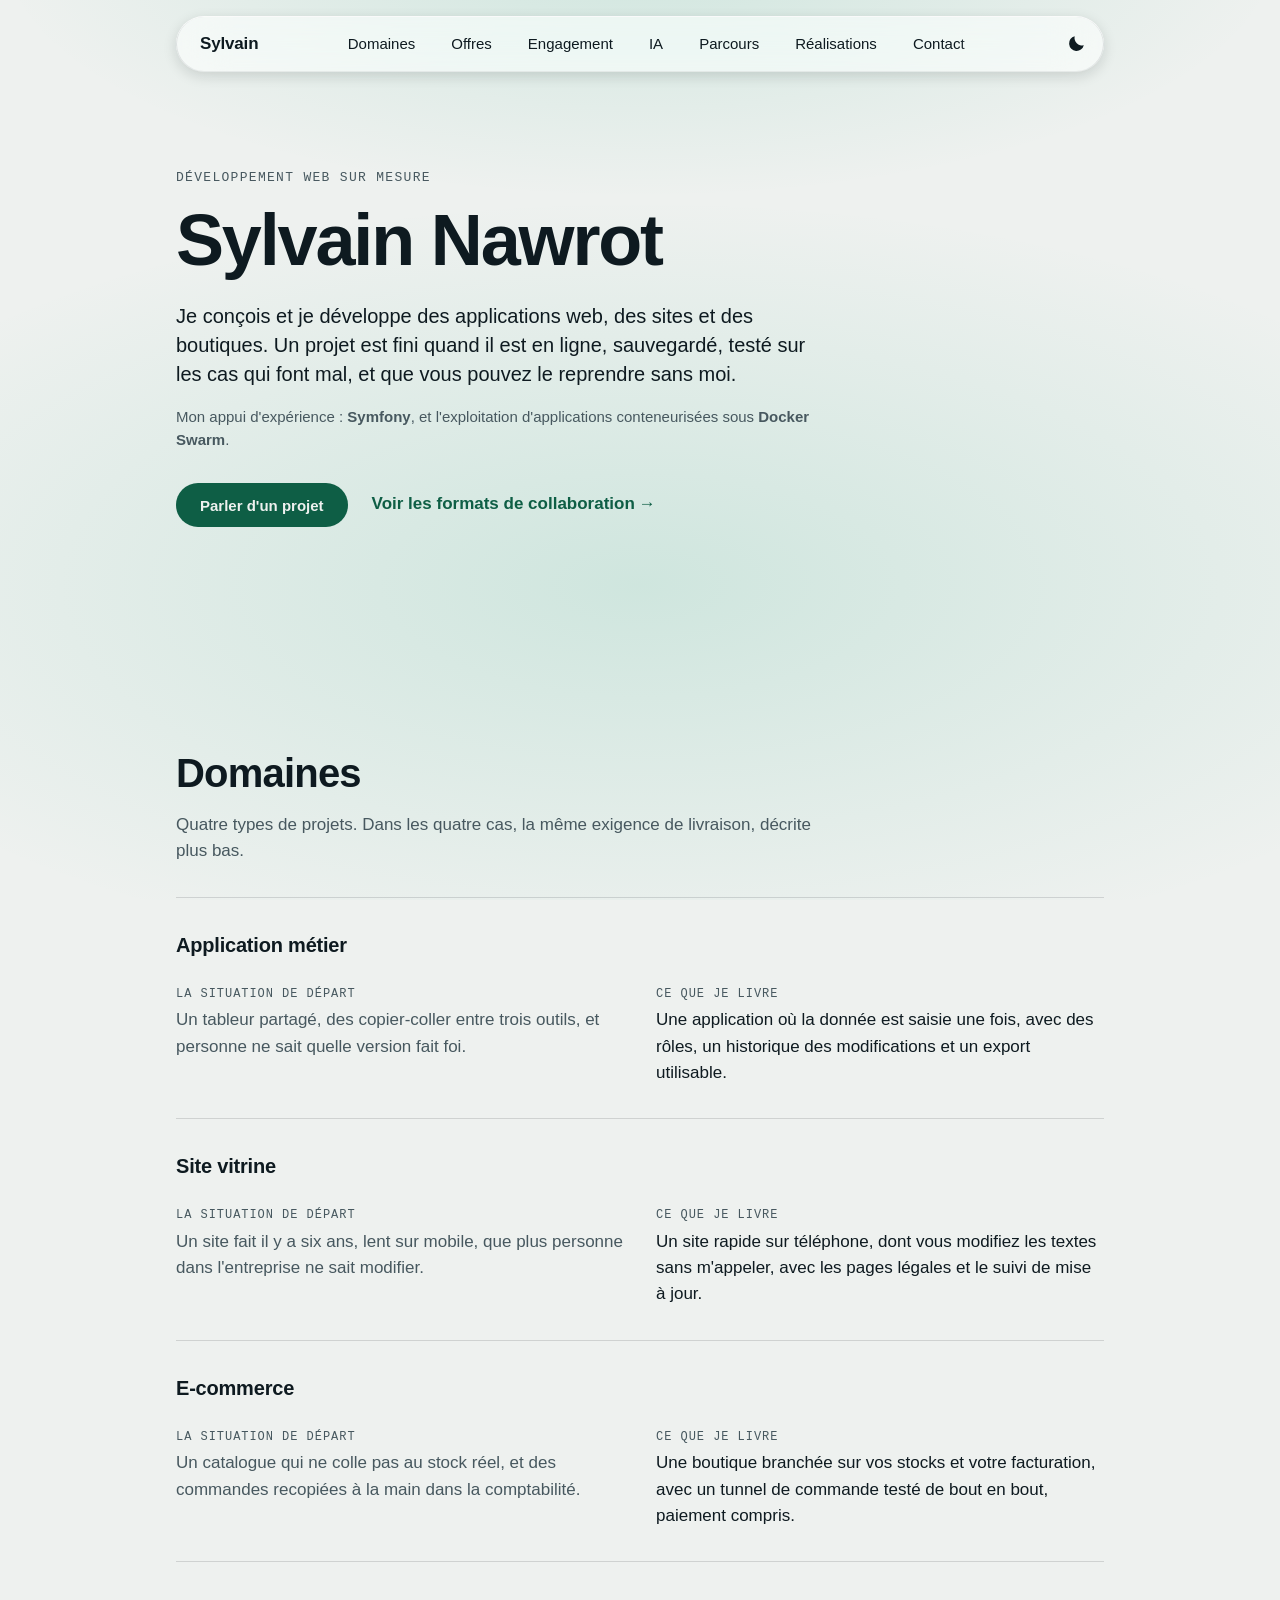
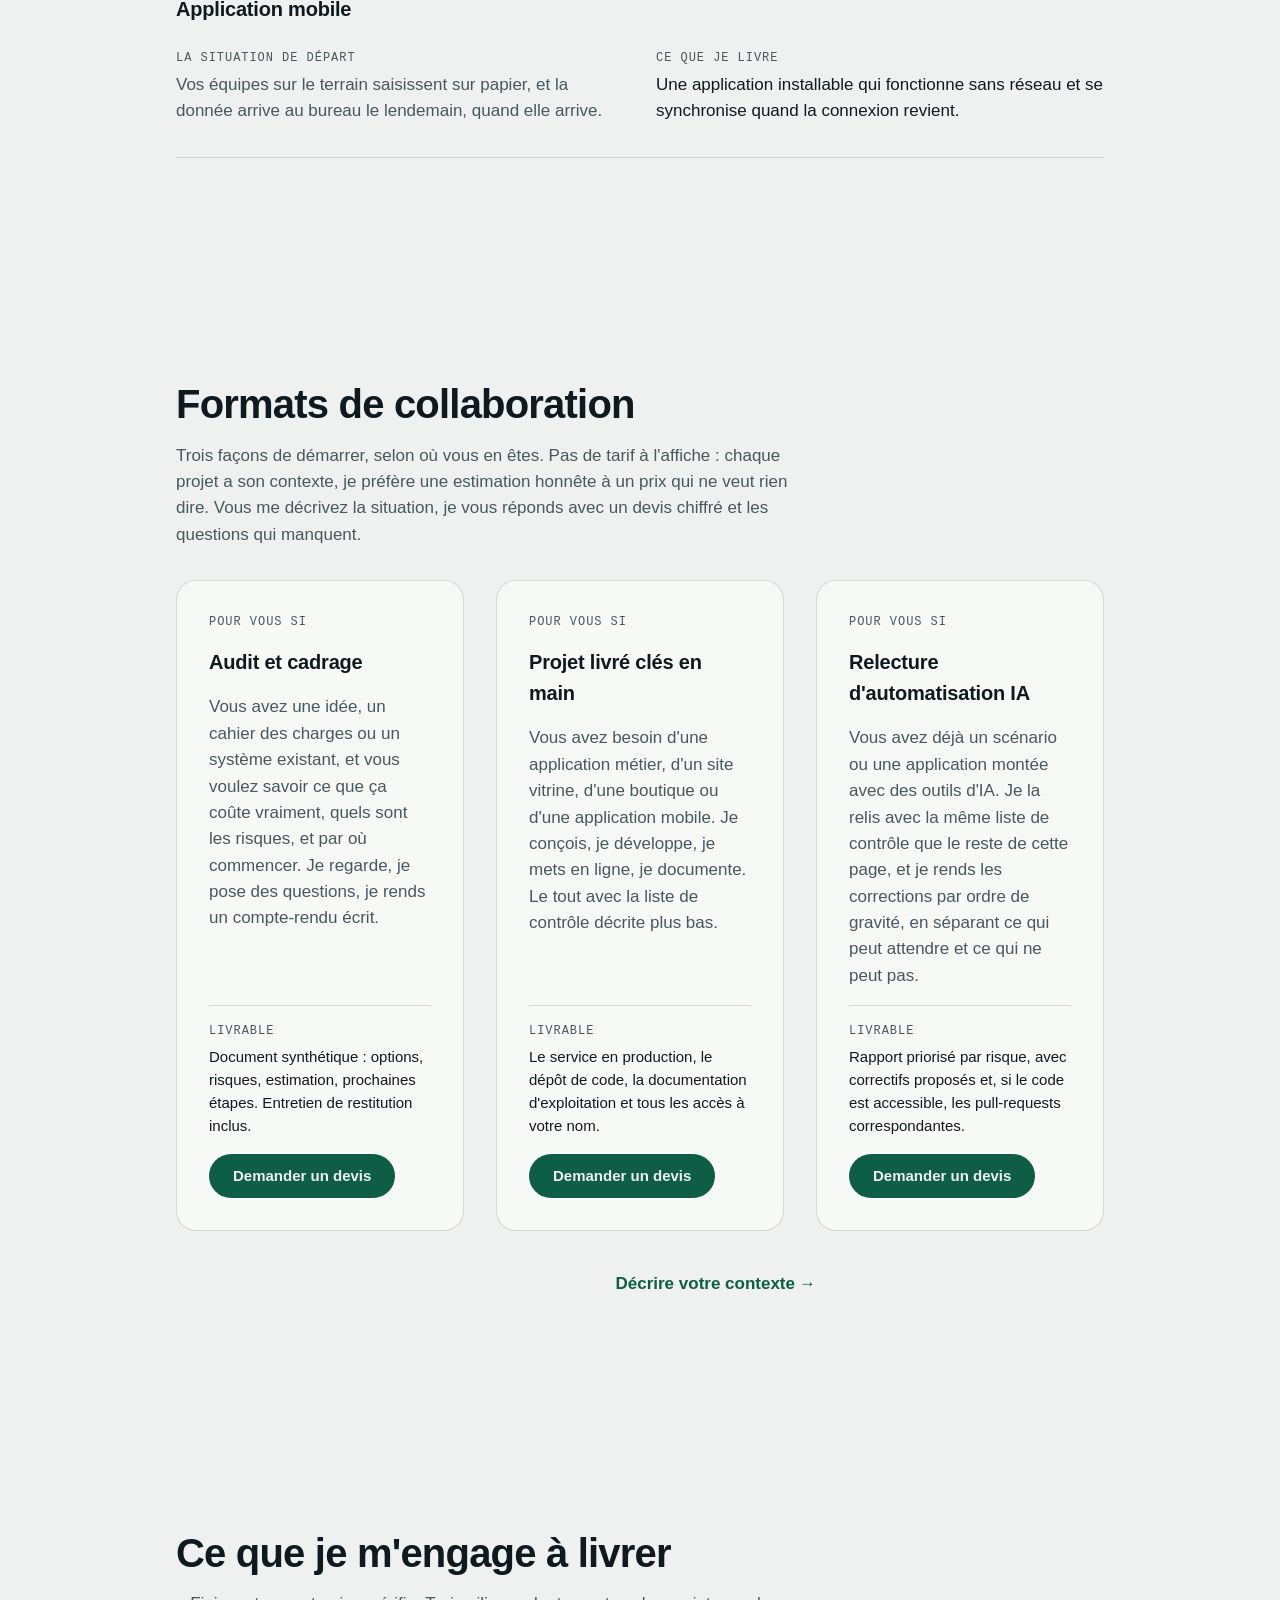
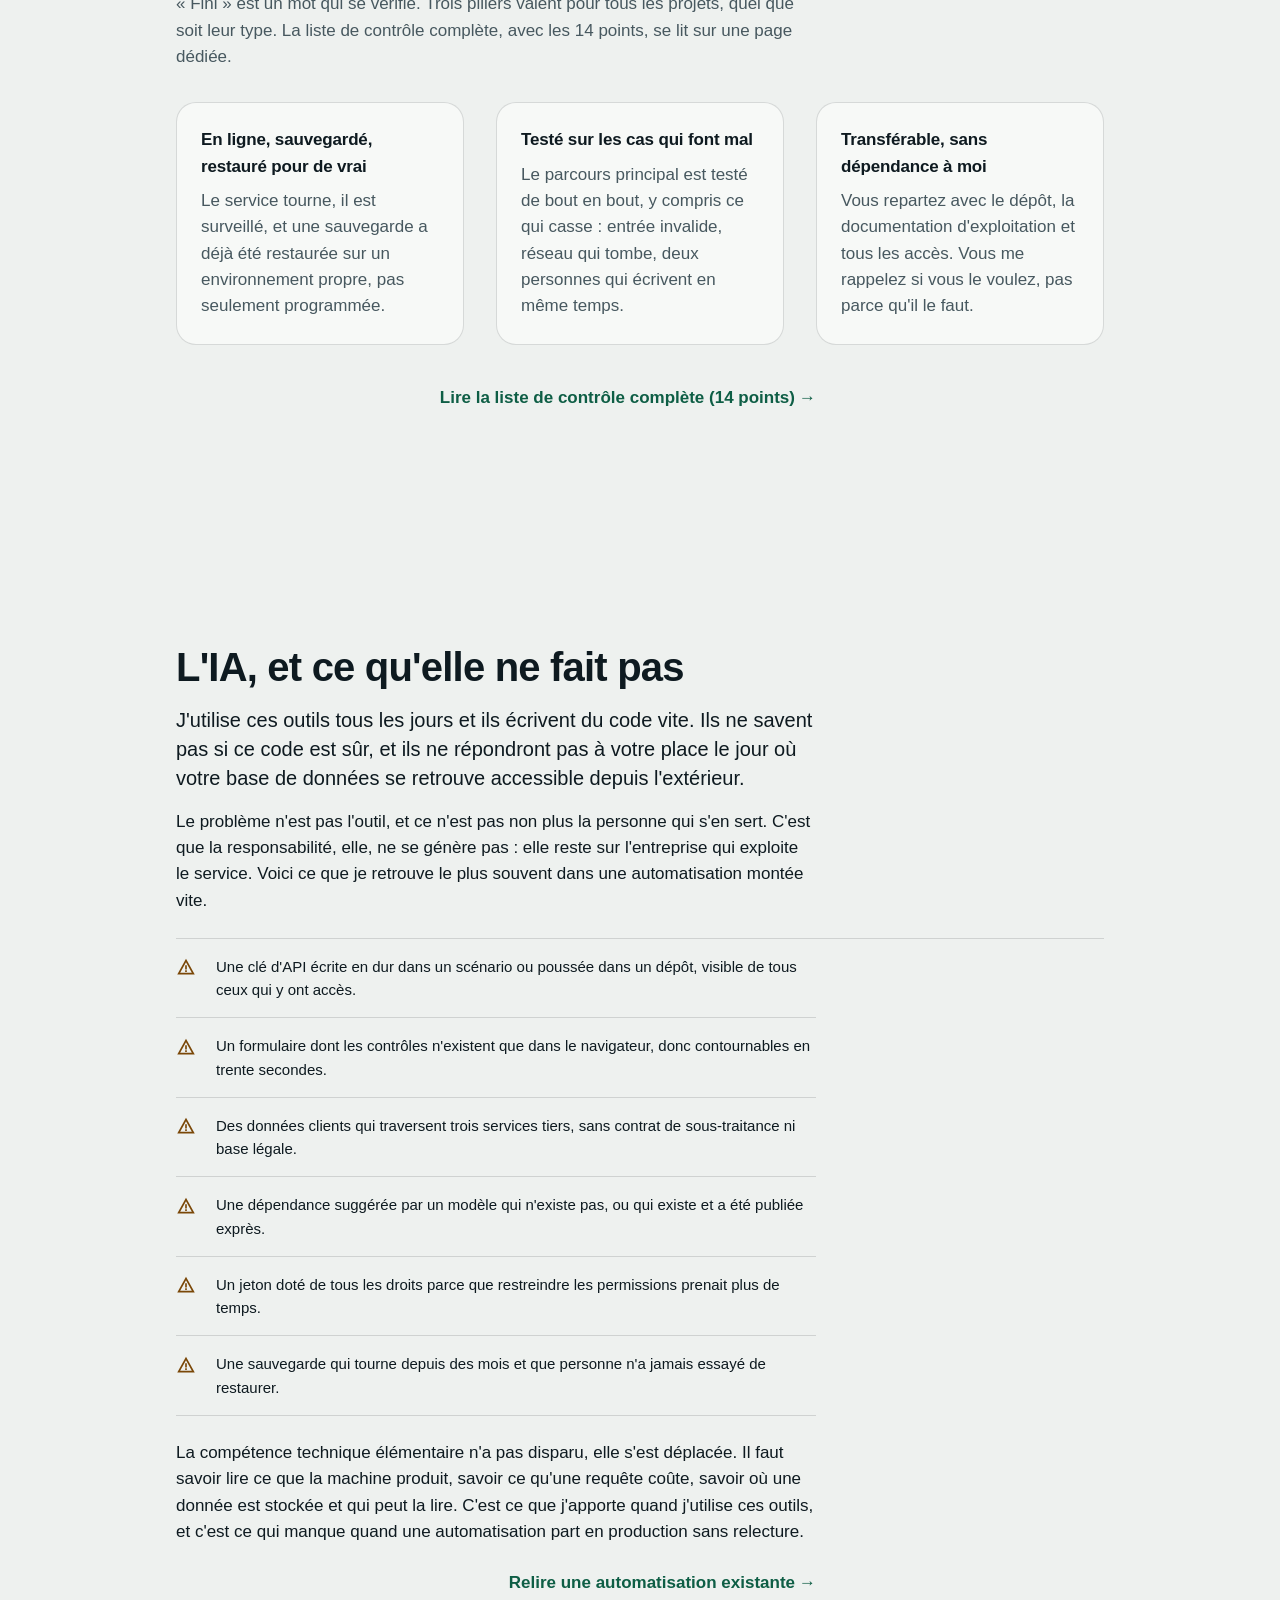
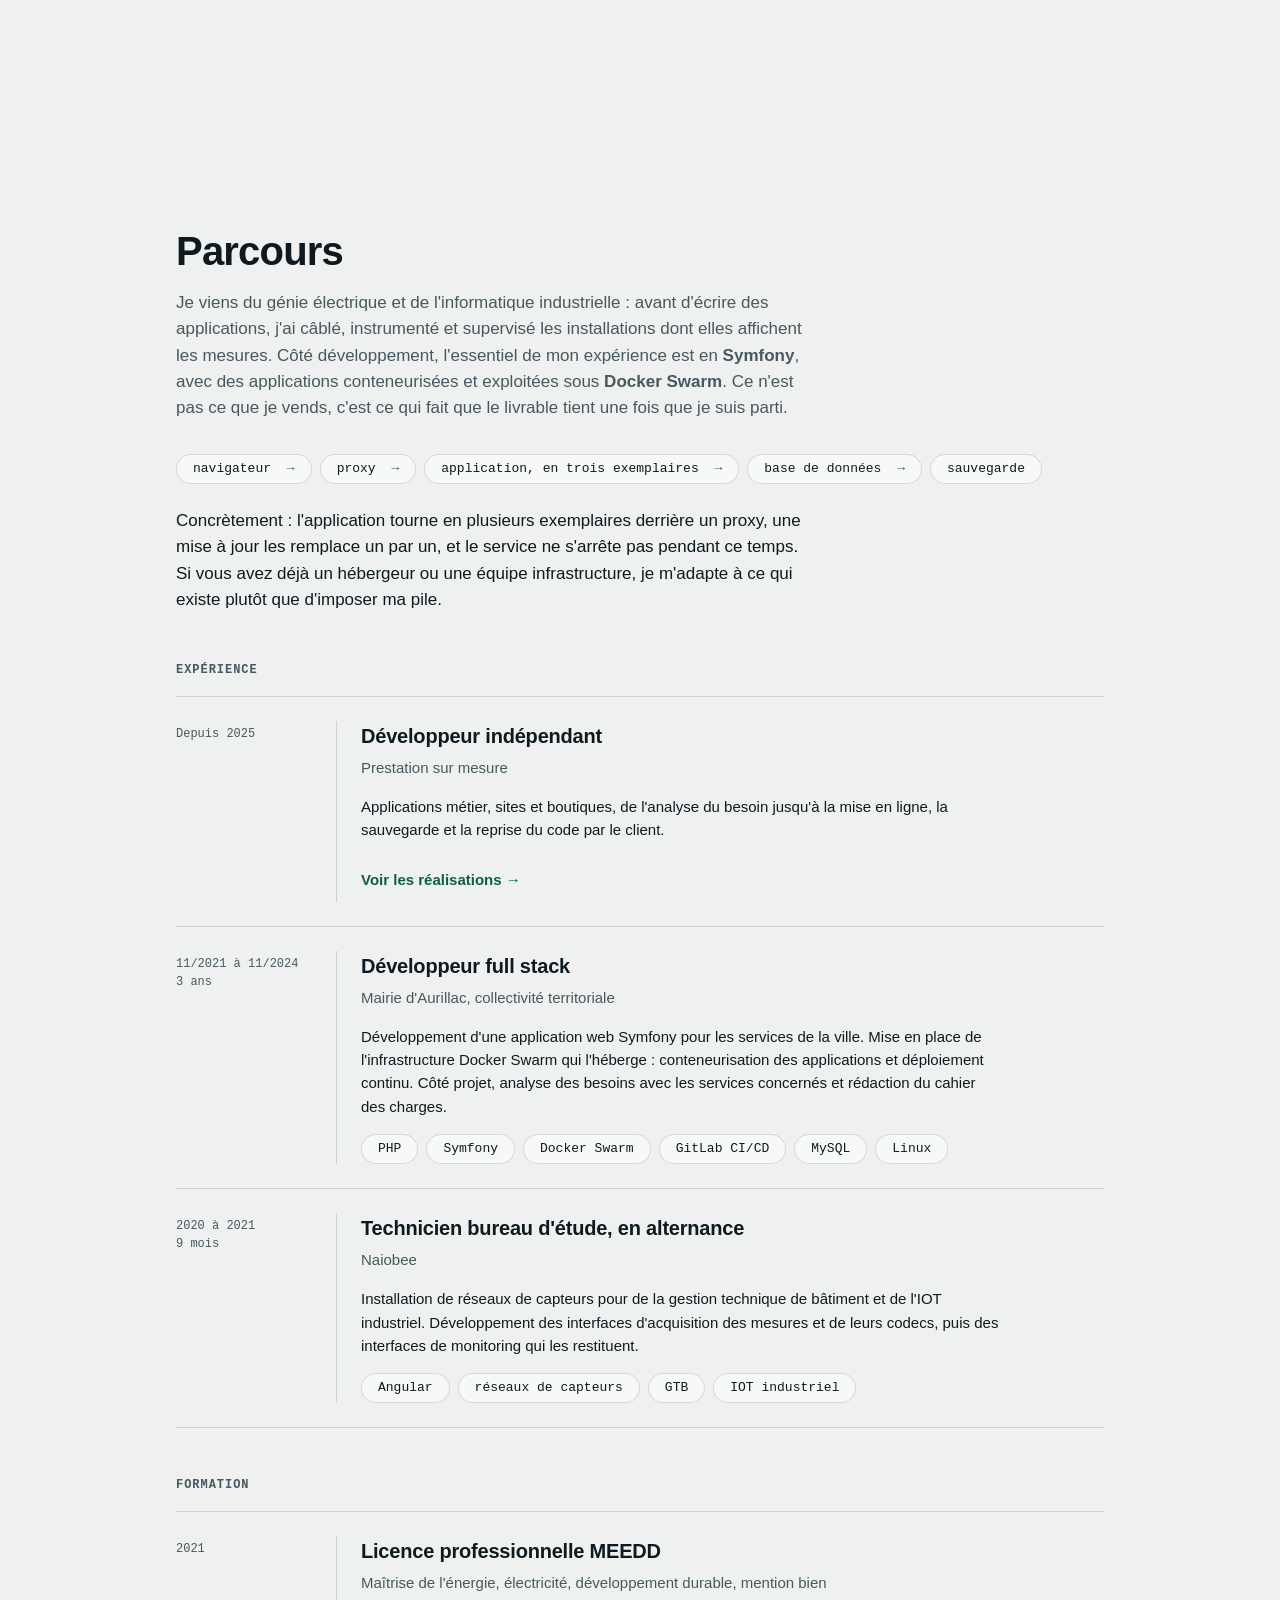
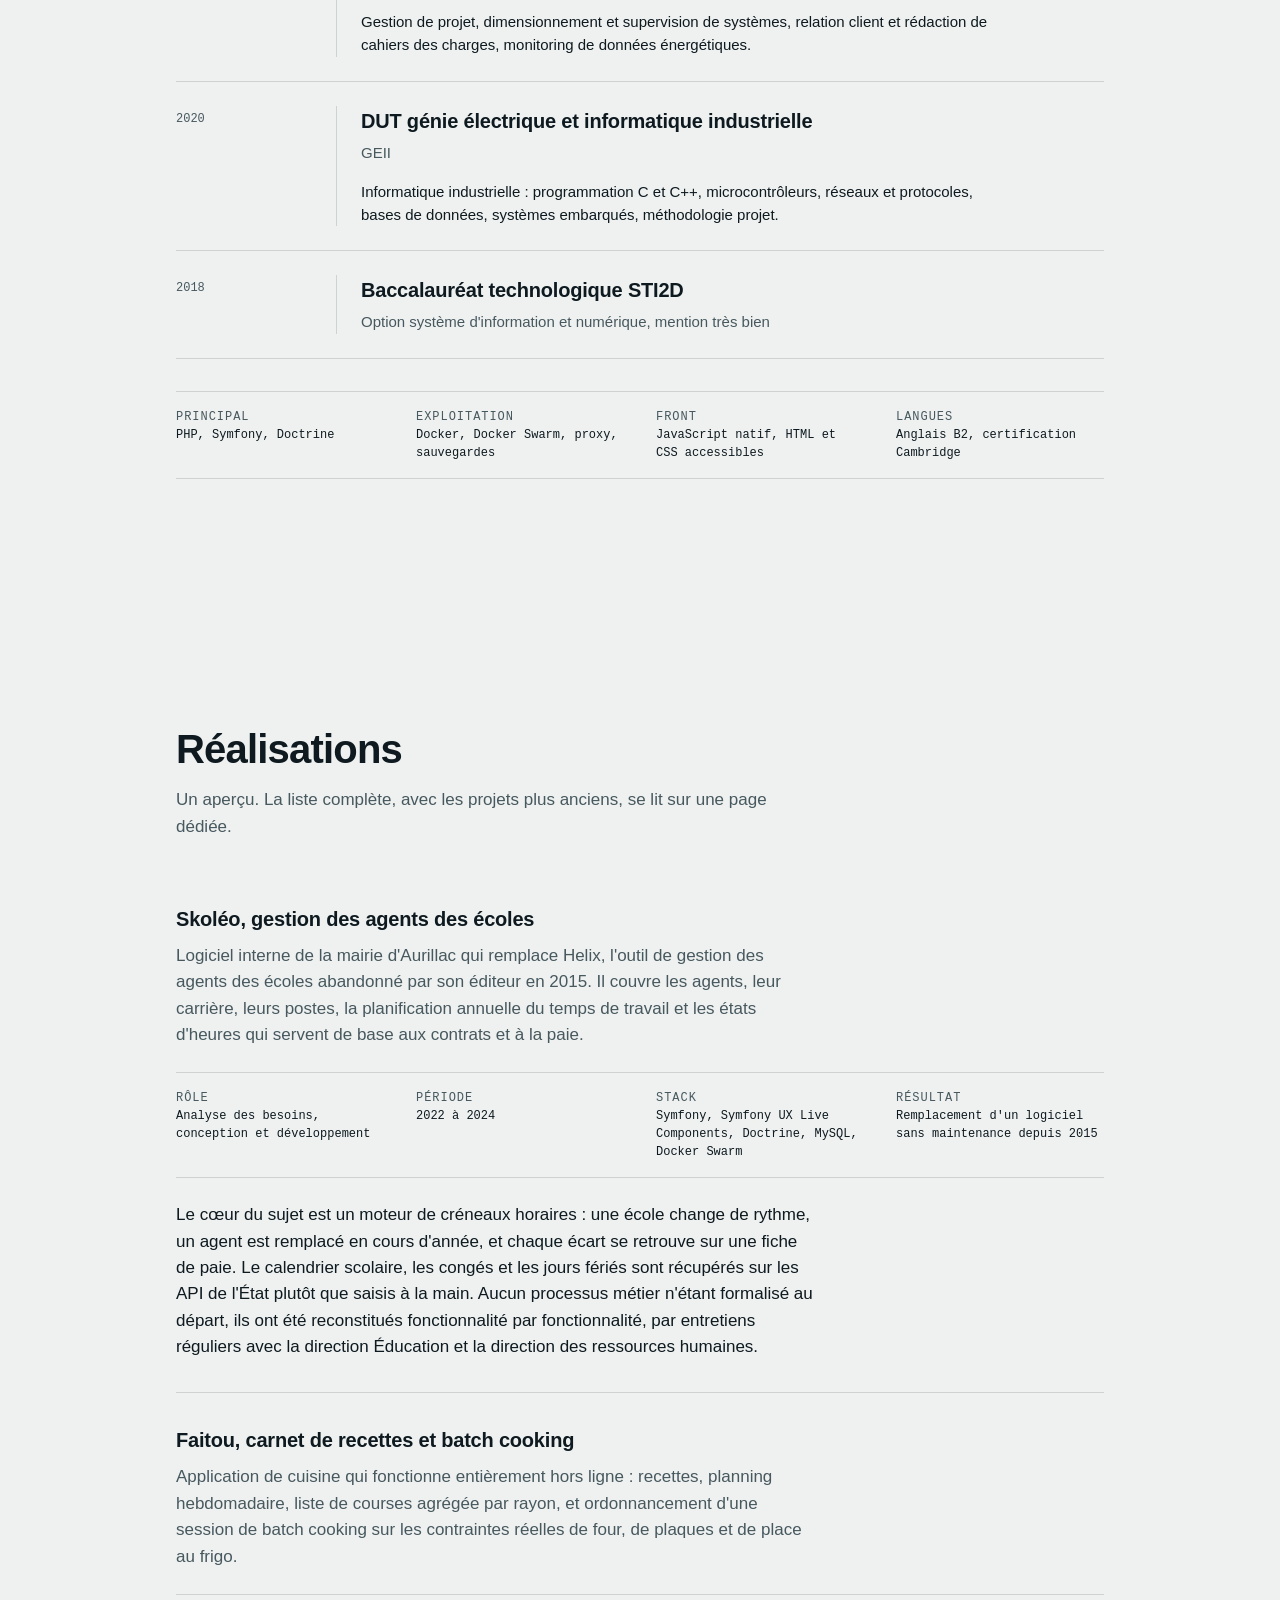
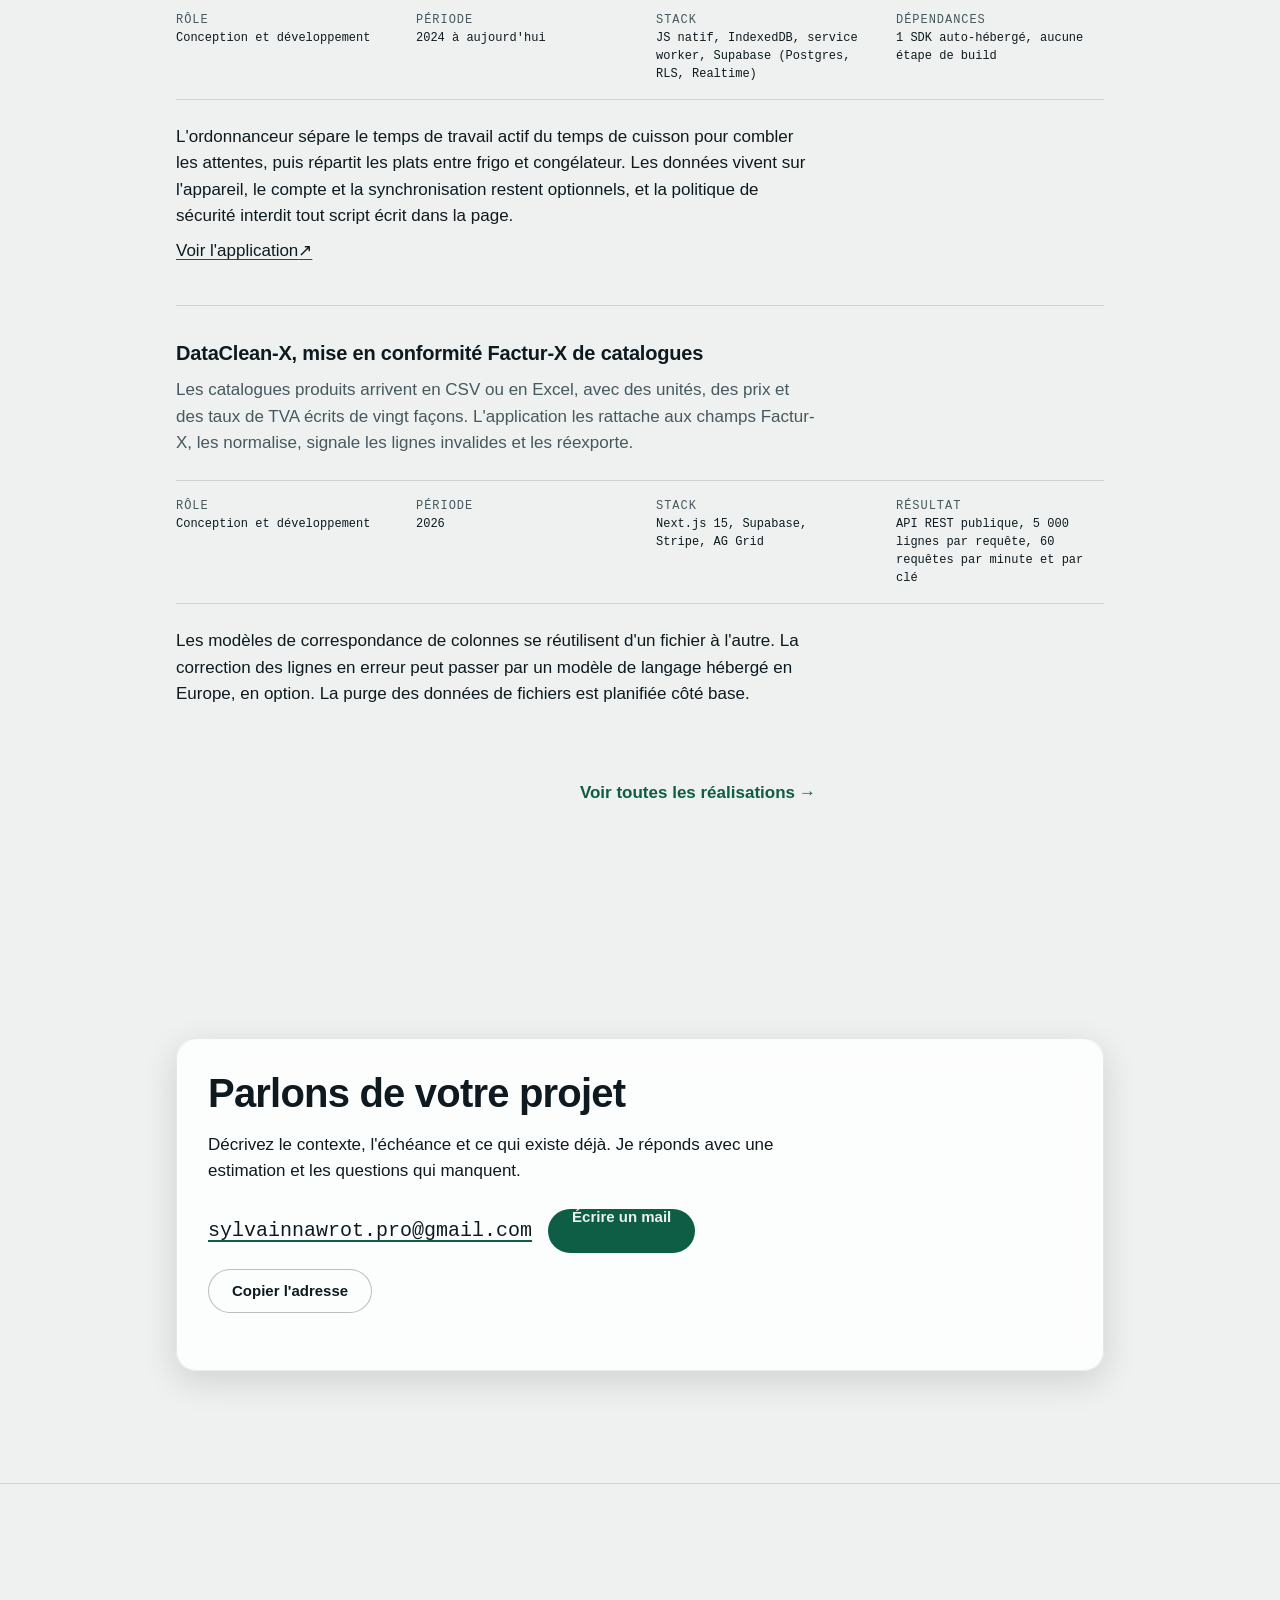
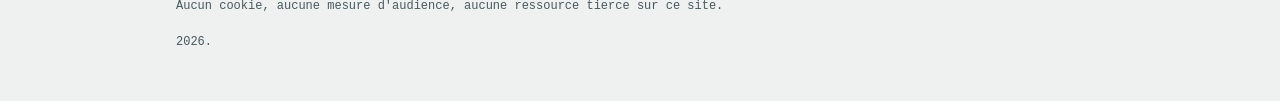
<file: index.html>
<!DOCTYPE html>
<html lang="fr">
<head>
<meta charset="utf-8">
<meta name="viewport" content="width=device-width, initial-scale=1, viewport-fit=cover">
<title>Sylvain Nawrot, développement web sur mesure</title>
<meta name="description" content="Développeur fullstack en prestation sur mesure : applications métier, sites vitrine, e-commerce, mobile. Une liste de contrôle de livraison, pas des promesses.">
<meta name="theme-color" content="#EEF1EF" id="couleur-theme">
<meta property="og:type" content="website">
<meta property="og:title" content="Sylvain Nawrot, développement web sur mesure">
<meta property="og:description" content="Applications métier, sites vitrine, e-commerce, mobile. Un projet est fini quand vous pouvez le reprendre sans moi.">
<link rel="icon" href="data:image/svg+xml,%3Csvg xmlns='http://www.w3.org/2000/svg' viewBox='0 0 32 32'%3E%3Crect width='32' height='32' rx='8' fill='%230E5E45'/%3E%3Cpath d='M8 16.5 L13.5 22 L24 10' fill='none' stroke='%23EEF1EF' stroke-width='3' stroke-linecap='round' stroke-linejoin='round'/%3E%3C/svg%3E">
<link rel="stylesheet" href="css/styles.css?v=13">
<script>
/* Pose le thème choisi avant le premier rendu, sinon éclair de couleur au rechargement */
(function () {
  try {
    if (localStorage.getItem('portfolio-theme') === 'sombre') {
      document.documentElement.dataset.theme = 'sombre';
    }
  } catch (e) {}
})();
</script>
</head>
<body>

<a class="saut-contenu" href="#contenu">Aller au contenu</a>

<div class="barre">
  <nav class="capsule verre" id="capsule" aria-label="Navigation principale">
    <a class="capsule__nom" href="#accueil">Sylvain</a>
    <ul class="capsule__liens">
      <li><a href="#domaines">Domaines</a></li>
      <li><a href="#offres">Offres</a></li>
      <li><a href="#engagement">Engagement</a></li>
      <li><a href="#ia">IA</a></li>
      <li><a href="#parcours">Parcours</a></li>
      <li><a href="#realisations">Réalisations</a></li>
      <li><a href="#contact">Contact</a></li>
    </ul>
    <button class="bascule" type="button" id="bascule-theme" aria-pressed="false">
      <span class="bascule__icone" aria-hidden="true"></span>
      <span class="sr-only" id="bascule-libelle">Passer en thème sombre</span>
    </button>
  </nav>
</div>

<header class="section accueil" id="accueil">
  <div class="enveloppe">
    <p class="surtitre">Développement web sur mesure</p>
    <h1 class="titre-accueil">
      Sylvain Nawrot
    </h1>
    <p class="these">
      Je conçois et je développe des applications web, des sites et des boutiques.
      Un projet est fini quand il est en ligne, sauvegardé, testé sur les cas qui font mal,
      et que vous pouvez le reprendre sans moi.
    </p>
    <p class="accueil__appui">
      Mon appui d'expérience : <strong>Symfony</strong>, et l'exploitation d'applications
      conteneurisées sous <strong>Docker Swarm</strong>.
    </p>
    <div class="hero-cta">
      <a class="bouton" href="#contact">Parler d'un projet</a>
      <a class="lien-suite" href="#offres">Voir les formats de collaboration</a>
    </div>
  </div>
</header>

<main id="contenu">

  <section class="section" id="domaines" aria-labelledby="titre-domaines">
    <div class="enveloppe">
      <h2 class="titre-section" id="titre-domaines">Domaines</h2>
      <p class="chapo">
        Quatre types de projets. Dans les quatre cas, la même exigence de livraison, décrite plus
        bas.
      </p>

      <div class="domaines">

        <article class="domaine">
          <h3 class="domaine__nom">Application métier</h3>
          <div class="domaine__blocs">
            <div class="domaine__bloc">
              <p class="domaine__etiquette">La situation de départ</p>
              <p>
                Un tableur partagé, des copier-coller entre trois outils, et personne ne sait
                quelle version fait foi.
              </p>
            </div>
            <div class="domaine__bloc">
              <p class="domaine__etiquette">Ce que je livre</p>
              <p>
                Une application où la donnée est saisie une fois, avec des rôles, un historique
                des modifications et un export utilisable.
              </p>
            </div>
          </div>
        </article>

        <article class="domaine">
          <h3 class="domaine__nom">Site vitrine</h3>
          <div class="domaine__blocs">
            <div class="domaine__bloc">
              <p class="domaine__etiquette">La situation de départ</p>
              <p>
                Un site fait il y a six ans, lent sur mobile, que plus personne dans l'entreprise
                ne sait modifier.
              </p>
            </div>
            <div class="domaine__bloc">
              <p class="domaine__etiquette">Ce que je livre</p>
              <p>
                Un site rapide sur téléphone, dont vous modifiez les textes sans m'appeler, avec
                les pages légales et le suivi de mise à jour.
              </p>
            </div>
          </div>
        </article>

        <article class="domaine">
          <h3 class="domaine__nom">E-commerce</h3>
          <div class="domaine__blocs">
            <div class="domaine__bloc">
              <p class="domaine__etiquette">La situation de départ</p>
              <p>
                Un catalogue qui ne colle pas au stock réel, et des commandes recopiées à la main
                dans la comptabilité.
              </p>
            </div>
            <div class="domaine__bloc">
              <p class="domaine__etiquette">Ce que je livre</p>
              <p>
                Une boutique branchée sur vos stocks et votre facturation, avec un tunnel de
                commande testé de bout en bout, paiement compris.
              </p>
            </div>
          </div>
        </article>

        <article class="domaine">
          <h3 class="domaine__nom">Application mobile</h3>
          <div class="domaine__blocs">
            <div class="domaine__bloc">
              <p class="domaine__etiquette">La situation de départ</p>
              <p>
                Vos équipes sur le terrain saisissent sur papier, et la donnée arrive au bureau
                le lendemain, quand elle arrive.
              </p>
            </div>
            <div class="domaine__bloc">
              <p class="domaine__etiquette">Ce que je livre</p>
              <p>
                Une application installable qui fonctionne sans réseau et se synchronise quand la
                connexion revient.
              </p>
            </div>
          </div>
        </article>

      </div>
    </div>
  </section>

  <section class="section" id="offres" aria-labelledby="titre-offres">
    <div class="enveloppe">
      <h2 class="titre-section" id="titre-offres">Formats de collaboration</h2>
      <p class="chapo">
        Trois façons de démarrer, selon où vous en êtes. Pas de tarif à l'affiche : chaque projet a
        son contexte, je préfère une estimation honnête à un prix qui ne veut rien dire. Vous me
        décrivez la situation, je vous réponds avec un devis chiffré et les questions qui manquent.
      </p>

      <div class="offres">

        <article class="offre" aria-labelledby="offre-audit-titre">
          <p class="offre__public">Pour vous si</p>
          <h3 class="offre__titre" id="offre-audit-titre">Audit et cadrage</h3>
          <p class="offre__resume">
            Vous avez une idée, un cahier des charges ou un système existant, et vous voulez savoir
            ce que ça coûte vraiment, quels sont les risques, et par où commencer. Je regarde, je
            pose des questions, je rends un compte-rendu écrit.
          </p>
          <div class="offre__livre">
            <p class="offre__livre-etiquette">Livrable</p>
            <p>Document synthétique : options, risques, estimation, prochaines étapes. Entretien de restitution inclus.</p>
          </div>
          <a class="bouton" href="mailto:sylvainnawrot.pro@gmail.com?subject=Audit%20et%20cadrage">Demander un devis</a>
        </article>

        <article class="offre" aria-labelledby="offre-projet-titre">
          <p class="offre__public">Pour vous si</p>
          <h3 class="offre__titre" id="offre-projet-titre">Projet livré clés en main</h3>
          <p class="offre__resume">
            Vous avez besoin d'une application métier, d'un site vitrine, d'une boutique ou d'une
            application mobile. Je conçois, je développe, je mets en ligne, je documente. Le tout
            avec la liste de contrôle décrite plus bas.
          </p>
          <div class="offre__livre">
            <p class="offre__livre-etiquette">Livrable</p>
            <p>Le service en production, le dépôt de code, la documentation d'exploitation et tous les accès à votre nom.</p>
          </div>
          <a class="bouton" href="mailto:sylvainnawrot.pro@gmail.com?subject=Projet%20cl%C3%A9s%20en%20main">Demander un devis</a>
        </article>

        <article class="offre" aria-labelledby="offre-relecture-titre">
          <p class="offre__public">Pour vous si</p>
          <h3 class="offre__titre" id="offre-relecture-titre">Relecture d'automatisation IA</h3>
          <p class="offre__resume">
            Vous avez déjà un scénario ou une application montée avec des outils d'IA. Je la relis
            avec la même liste de contrôle que le reste de cette page, et je rends les corrections
            par ordre de gravité, en séparant ce qui peut attendre et ce qui ne peut pas.
          </p>
          <div class="offre__livre">
            <p class="offre__livre-etiquette">Livrable</p>
            <p>Rapport priorisé par risque, avec correctifs proposés et, si le code est accessible, les pull-requests correspondantes.</p>
          </div>
          <a class="bouton" href="mailto:sylvainnawrot.pro@gmail.com?subject=Relecture%20d%27automatisation%20IA">Demander un devis</a>
        </article>

      </div>

      <p class="suite">
        <a class="lien-suite" href="#contact">Décrire votre contexte</a>
      </p>
    </div>
  </section>

  <section class="section" id="engagement" aria-labelledby="titre-engagement">
    <div class="enveloppe">
      <h2 class="titre-section" id="titre-engagement">Ce que je m'engage à livrer</h2>
      <p class="chapo">
        « Fini » est un mot qui se vérifie. Trois piliers valent pour tous les projets, quel que
        soit leur type. La liste de contrôle complète, avec les 14 points, se lit sur une page
        dédiée.
      </p>

      <div class="piliers">
        <article class="pilier">
          <h3 class="pilier__titre">En ligne, sauvegardé, restauré pour de vrai</h3>
          <p>
            Le service tourne, il est surveillé, et une sauvegarde a déjà été restaurée sur un
            environnement propre, pas seulement programmée.
          </p>
        </article>
        <article class="pilier">
          <h3 class="pilier__titre">Testé sur les cas qui font mal</h3>
          <p>
            Le parcours principal est testé de bout en bout, y compris ce qui casse : entrée
            invalide, réseau qui tombe, deux personnes qui écrivent en même temps.
          </p>
        </article>
        <article class="pilier">
          <h3 class="pilier__titre">Transférable, sans dépendance à moi</h3>
          <p>
            Vous repartez avec le dépôt, la documentation d'exploitation et tous les accès. Vous me
            rappelez si vous le voulez, pas parce qu'il le faut.
          </p>
        </article>
      </div>

      <p class="suite">
        <a class="lien-suite" href="engagement.html">Lire la liste de contrôle complète (14 points)</a>
      </p>
    </div>
  </section>

  <section class="section" id="ia" aria-labelledby="titre-ia">
    <div class="enveloppe">
      <h2 class="titre-section" id="titre-ia">L'IA, et ce qu'elle ne fait pas</h2>
      <p class="these these--secondaire">
        J'utilise ces outils tous les jours et ils écrivent du code vite. Ils ne savent pas si ce
        code est sûr, et ils ne répondront pas à votre place le jour où votre base de données se
        retrouve accessible depuis l'extérieur.
      </p>
      <p>
        Le problème n'est pas l'outil, et ce n'est pas non plus la personne qui s'en sert. C'est que
        la responsabilité, elle, ne se génère pas : elle reste sur l'entreprise qui exploite le
        service. Voici ce que je retrouve le plus souvent dans une automatisation montée vite.
      </p>

      <ul class="vigilances">
        <li>Une clé d'API écrite en dur dans un scénario ou poussée dans un dépôt, visible de tous ceux qui y ont accès.</li>
        <li>Un formulaire dont les contrôles n'existent que dans le navigateur, donc contournables en trente secondes.</li>
        <li>Des données clients qui traversent trois services tiers, sans contrat de sous-traitance ni base légale.</li>
        <li>Une dépendance suggérée par un modèle qui n'existe pas, ou qui existe et a été publiée exprès.</li>
        <li>Un jeton doté de tous les droits parce que restreindre les permissions prenait plus de temps.</li>
        <li>Une sauvegarde qui tourne depuis des mois et que personne n'a jamais essayé de restaurer.</li>
      </ul>

      <p>
        La compétence technique élémentaire n'a pas disparu, elle s'est déplacée. Il faut savoir lire
        ce que la machine produit, savoir ce qu'une requête coûte, savoir où une donnée est stockée
        et qui peut la lire. C'est ce que j'apporte quand j'utilise ces outils, et c'est ce qui
        manque quand une automatisation part en production sans relecture.
      </p>

      <p class="suite">
        <a class="lien-suite" href="#offres">Relire une automatisation existante</a>
      </p>
    </div>
  </section>

  <section class="section" id="parcours" aria-labelledby="titre-parcours">
    <div class="enveloppe">
      <h2 class="titre-section" id="titre-parcours">Parcours</h2>
      <p class="chapo">
        Je viens du génie électrique et de l'informatique industrielle : avant d'écrire des
        applications, j'ai câblé, instrumenté et supervisé les installations dont elles affichent
        les mesures. Côté développement, l'essentiel de mon expérience est en <strong>Symfony</strong>,
        avec des applications conteneurisées et exploitées sous <strong>Docker Swarm</strong>.
        Ce n'est pas ce que je vends, c'est ce qui fait que le livrable tient une fois que je suis
        parti.
      </p>

      <ol class="chaine" aria-label="Trajet d'une requête jusqu'à l'application">
        <li>navigateur</li>
        <li>proxy</li>
        <li>application, en trois exemplaires</li>
        <li>base de données</li>
        <li>sauvegarde</li>
      </ol>

      <p>
        Concrètement : l'application tourne en plusieurs exemplaires derrière un proxy, une mise à
        jour les remplace un par un, et le service ne s'arrête pas pendant ce temps. Si vous avez
        déjà un hébergeur ou une équipe infrastructure, je m'adapte à ce qui existe plutôt que
        d'imposer ma pile.
      </p>

      <h3 class="parcours__titre" id="titre-postes">Expérience</h3>
      <ol class="parcours" aria-labelledby="titre-postes">

        <li class="jalon">
          <p class="jalon__periode">Depuis <time datetime="2025">2025</time></p>
          <div class="jalon__corps">
            <h4 class="jalon__role">Développeur indépendant</h4>
            <p class="jalon__lieu">Prestation sur mesure</p>
            <p>
              Applications métier, sites et boutiques, de l'analyse du besoin jusqu'à la mise en
              ligne, la sauvegarde et la reprise du code par le client.
            </p>
            <p><a class="lien-suite" href="#realisations">Voir les réalisations</a></p>
          </div>
        </li>

        <li class="jalon">
          <p class="jalon__periode"><time datetime="2021-11">11/2021</time> à <time datetime="2024-11">11/2024</time><span class="jalon__duree">3 ans</span></p>
          <div class="jalon__corps">
            <h4 class="jalon__role">Développeur full stack</h4>
            <p class="jalon__lieu">Mairie d'Aurillac, collectivité territoriale</p>
            <p>
              Développement d'une application web Symfony pour les services de la ville.
              Mise en place de l'infrastructure Docker Swarm qui l'héberge : conteneurisation des
              applications et déploiement continu. Côté projet, analyse des besoins avec les
              services concernés et rédaction du cahier des charges.
            </p>
            <ul class="pastilles" aria-label="Technologies employées">
              <li>PHP</li>
              <li>Symfony</li>
              <li>Docker Swarm</li>
              <li>GitLab CI/CD</li>
              <li>MySQL</li>
              <li>Linux</li>
            </ul>
          </div>
        </li>

        <li class="jalon">
          <p class="jalon__periode"><time datetime="2020">2020</time> à <time datetime="2021">2021</time><span class="jalon__duree">9 mois</span></p>
          <div class="jalon__corps">
            <h4 class="jalon__role">Technicien bureau d'étude, en alternance</h4>
            <p class="jalon__lieu">Naiobee</p>
            <p>
              Installation de réseaux de capteurs pour de la gestion technique de bâtiment et de
              l'IOT industriel. Développement des interfaces d'acquisition des mesures et de leurs
              codecs, puis des interfaces de monitoring qui les restituent.
            </p>
            <ul class="pastilles" aria-label="Technologies employées">
              <li>Angular</li>
              <li>réseaux de capteurs</li>
              <li>GTB</li>
              <li>IOT industriel</li>
            </ul>
          </div>
        </li>

      </ol>

      <h3 class="parcours__titre" id="titre-formation">Formation</h3>
      <ol class="parcours" aria-labelledby="titre-formation">

        <li class="jalon">
          <p class="jalon__periode"><time datetime="2021">2021</time></p>
          <div class="jalon__corps">
            <h4 class="jalon__role">Licence professionnelle MEEDD</h4>
            <p class="jalon__lieu">Maîtrise de l'énergie, électricité, développement durable, mention bien</p>
            <p>
              Gestion de projet, dimensionnement et supervision de systèmes, relation client et
              rédaction de cahiers des charges, monitoring de données énergétiques.
            </p>
          </div>
        </li>

        <li class="jalon">
          <p class="jalon__periode"><time datetime="2020">2020</time></p>
          <div class="jalon__corps">
            <h4 class="jalon__role">DUT génie électrique et informatique industrielle</h4>
            <p class="jalon__lieu">GEII</p>
            <p>
              Informatique industrielle : programmation C et C++, microcontrôleurs, réseaux et
              protocoles, bases de données, systèmes embarqués, méthodologie projet.
            </p>
          </div>
        </li>

        <li class="jalon">
          <p class="jalon__periode"><time datetime="2018">2018</time></p>
          <div class="jalon__corps">
            <h4 class="jalon__role">Baccalauréat technologique STI2D</h4>
            <p class="jalon__lieu">Option système d'information et numérique, mention très bien</p>
          </div>
        </li>

      </ol>

      <dl class="fiche__releve fiche__releve--experience">
        <div><dt>Principal</dt><dd>PHP, Symfony, Doctrine</dd></div>
        <div><dt>Exploitation</dt><dd>Docker, Docker Swarm, proxy, sauvegardes</dd></div>
        <div><dt>Front</dt><dd>JavaScript natif, HTML et CSS accessibles</dd></div>
        <div><dt>Langues</dt><dd>Anglais B2, certification Cambridge</dd></div>
      </dl>
    </div>
  </section>

  <section class="section" id="realisations" aria-labelledby="titre-realisations">
    <div class="enveloppe">
      <h2 class="titre-section" id="titre-realisations">Réalisations</h2>
      <p class="chapo">
        Un aperçu. La liste complète, avec les projets plus anciens, se lit sur une page dédiée.
      </p>

      <div id="fiches-vedettes">
        <article class="fiche" data-domaines="metier">
          <h3 class="fiche__titre">Skoléo, gestion des agents des écoles</h3>
          <p class="fiche__resume">
            Logiciel interne de la mairie d'Aurillac qui remplace Helix, l'outil de gestion des
            agents des écoles abandonné par son éditeur en 2015. Il couvre les agents, leur
            carrière, leurs postes, la planification annuelle du temps de travail et les états
            d'heures qui servent de base aux contrats et à la paie.
          </p>
          <dl class="fiche__releve">
            <div><dt>Rôle</dt><dd>Analyse des besoins, conception et développement</dd></div>
            <div><dt>Période</dt><dd>2022 à 2024</dd></div>
            <div><dt>Stack</dt><dd>Symfony, Symfony UX Live Components, Doctrine, MySQL, Docker Swarm</dd></div>
            <div><dt>Résultat</dt><dd>Remplacement d'un logiciel sans maintenance depuis 2015</dd></div>
          </dl>
          <p>
            Le cœur du sujet est un moteur de créneaux horaires : une école change de rythme, un
            agent est remplacé en cours d'année, et chaque écart se retrouve sur une fiche de paie.
          </p>
        </article>
      </div>

      <p class="suite">
        <a class="lien-suite" href="realisations.html">Voir toutes les réalisations</a>
      </p>
    </div>
  </section>

  <section class="section" id="contact" aria-labelledby="titre-contact">
    <div class="enveloppe">
      <div class="carte-contact verre">
        <h2 class="titre-section" id="titre-contact">Parlons de votre projet</h2>
        <p>
          Décrivez le contexte, l'échéance et ce qui existe déjà. Je réponds avec une estimation et
          les questions qui manquent.
        </p>
        <p class="contact-adresse">
          <a class="lien-contact" href="mailto:sylvainnawrot.pro@gmail.com">sylvainnawrot.pro@gmail.com</a>
          <a class="bouton" href="mailto:sylvainnawrot.pro@gmail.com?subject=Projet%20%C3%A0%20discuter">Écrire un mail</a>
          <button class="bouton bouton--secondaire" type="button" id="copier-email" data-email="sylvainnawrot.pro@gmail.com">Copier l'adresse</button>
        </p>
        <p class="statut-copie" id="statut-copie" role="status"></p>
      </div>
    </div>
  </section>

</main>

<footer class="section pied">
  <div class="enveloppe">
    <p>Aucun cookie, aucune mesure d'audience, aucune ressource tierce sur ce site.</p>
    <p class="pied__annee" id="pied-annee"></p>
  </div>
</footer>

<button class="retour verre" type="button" id="retour" hidden>
  <span class="retour__fleche" aria-hidden="true"></span>
  <span class="sr-only">Revenir en haut de la page</span>
</button>

<script src="js/app.js?v=9"></script>
</body>
</html>
</file>
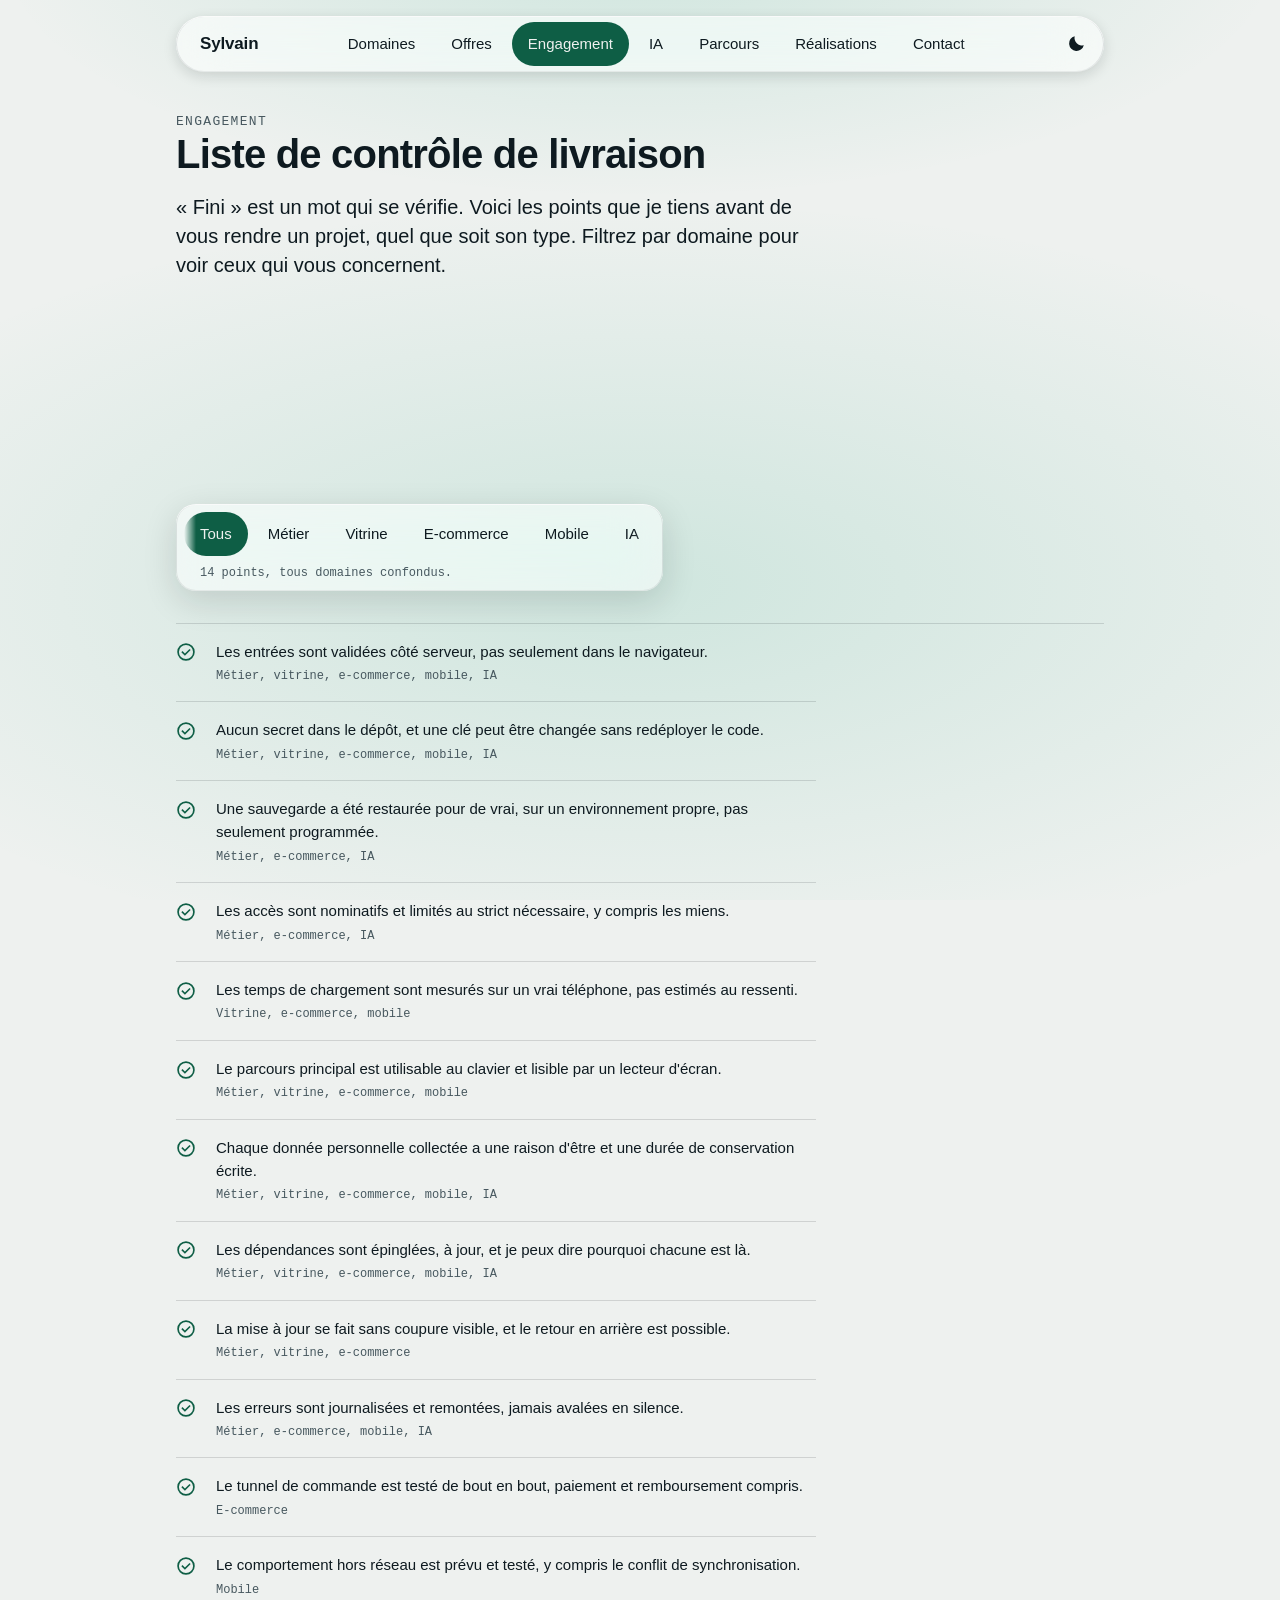
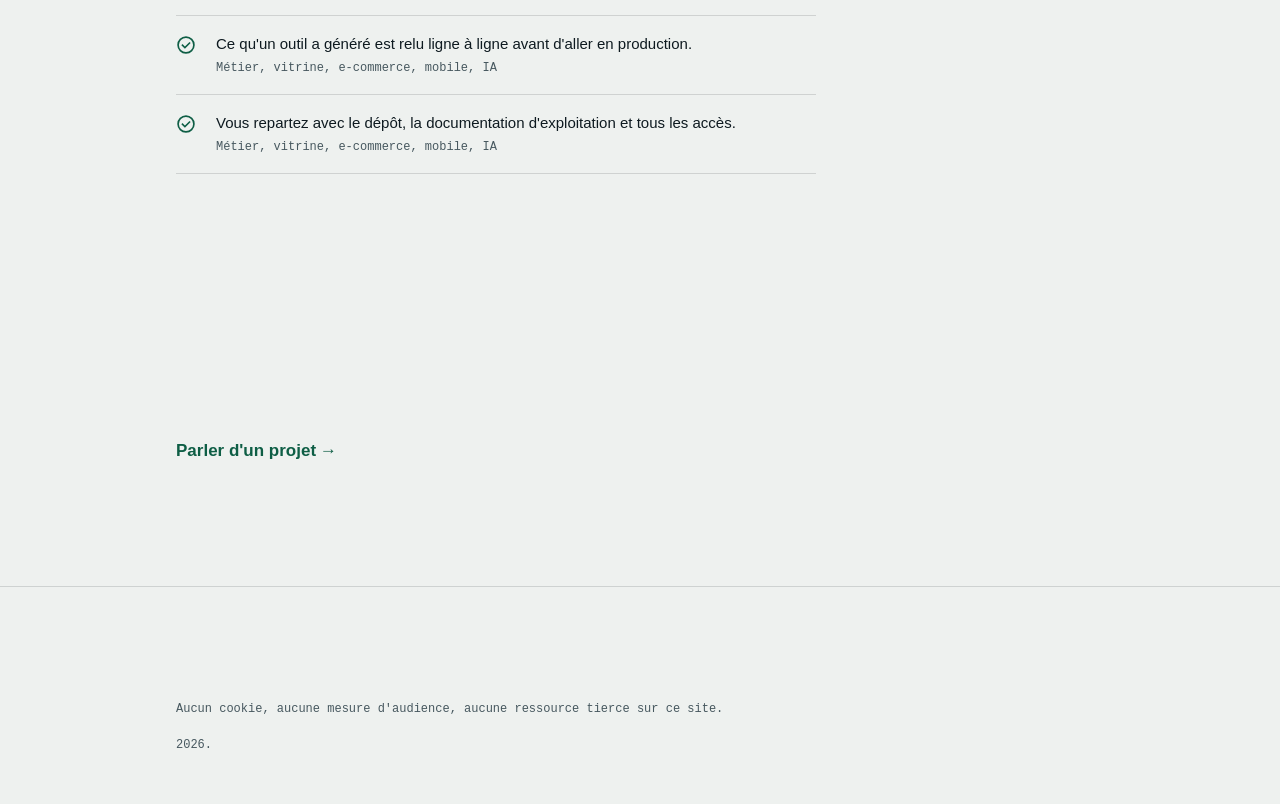
<file: engagement.html>
<!DOCTYPE html>
<html lang="fr">
<head>
<meta charset="utf-8">
<meta name="viewport" content="width=device-width, initial-scale=1, viewport-fit=cover">
<title>Engagement, Sylvain Nawrot, développement web sur mesure</title>
<meta name="description" content="Liste de contrôle de livraison : les 14 points que je tiens avant de vous rendre un projet, tous domaines confondus.">
<meta name="theme-color" content="#EEF1EF" id="couleur-theme">
<meta property="og:type" content="website">
<meta property="og:title" content="Engagement, Sylvain Nawrot, développement web sur mesure">
<meta property="og:description" content="Les 14 points de la liste de contrôle de livraison, filtrables par domaine.">
<link rel="icon" href="data:image/svg+xml,%3Csvg xmlns='http://www.w3.org/2000/svg' viewBox='0 0 32 32'%3E%3Crect width='32' height='32' rx='8' fill='%230E5E45'/%3E%3Cpath d='M8 16.5 L13.5 22 L24 10' fill='none' stroke='%23EEF1EF' stroke-width='3' stroke-linecap='round' stroke-linejoin='round'/%3E%3C/svg%3E">
<link rel="stylesheet" href="css/styles.css?v=13">
<script>
/* Pose le thème choisi avant le premier rendu, sinon éclair de couleur au rechargement */
(function () {
  try {
    if (localStorage.getItem('portfolio-theme') === 'sombre') {
      document.documentElement.dataset.theme = 'sombre';
    }
  } catch (e) {}
})();
</script>
</head>
<body>

<a class="saut-contenu" href="#contenu">Aller au contenu</a>

<!-- Nav dupliquée depuis index.html : si tu la modifies ici, répercuter là-bas. -->
<div class="barre">
  <nav class="capsule verre" id="capsule" aria-label="Navigation principale">
    <a class="capsule__nom" href="index.html">Sylvain</a>
    <ul class="capsule__liens">
      <li><a href="index.html#domaines">Domaines</a></li>
      <li><a href="index.html#offres">Offres</a></li>
      <li><a href="engagement.html" aria-current="page">Engagement</a></li>
      <li><a href="index.html#ia">IA</a></li>
      <li><a href="index.html#parcours">Parcours</a></li>
      <li><a href="realisations.html">Réalisations</a></li>
      <li><a href="index.html#contact">Contact</a></li>
    </ul>
    <button class="bascule" type="button" id="bascule-theme" aria-pressed="false">
      <span class="bascule__icone" aria-hidden="true"></span>
      <span class="sr-only" id="bascule-libelle">Passer en thème sombre</span>
    </button>
  </nav>
</div>

<header class="section" id="engagement-page" aria-labelledby="titre-engagement">
  <div class="enveloppe">
    <p class="surtitre">Engagement</p>
    <h1 class="titre-section" id="titre-engagement">Liste de contrôle de livraison</h1>
    <p class="these">
      « Fini » est un mot qui se vérifie. Voici les points que je tiens avant de vous rendre un
      projet, quel que soit son type. Filtrez par domaine pour voir ceux qui vous concernent.
    </p>
  </div>
</header>

<main id="contenu">

  <section class="section" aria-label="Points de contrôle">
    <div class="enveloppe">

      <div class="filtre" id="filtre">
        <div class="filtre__capsule verre">
          <div class="filtre__segments" role="group" aria-label="Filtrer par domaine">
            <button type="button" class="segment" data-domaine="tous" aria-pressed="true" aria-controls="controles">Tous</button>
            <button type="button" class="segment" data-domaine="metier" aria-pressed="false" aria-controls="controles">Métier</button>
            <button type="button" class="segment" data-domaine="vitrine" aria-pressed="false" aria-controls="controles">Vitrine</button>
            <button type="button" class="segment" data-domaine="ecommerce" aria-pressed="false" aria-controls="controles">E-commerce</button>
            <button type="button" class="segment" data-domaine="mobile" aria-pressed="false" aria-controls="controles">Mobile</button>
            <button type="button" class="segment" data-domaine="ia" aria-pressed="false" aria-controls="controles">IA</button>
          </div>
          <p class="filtre__decompte" id="decompte" role="status">14 points, tous domaines confondus.</p>
        </div>
      </div>

      <ul class="controles" id="controles">
        <li class="point" data-domaines="metier vitrine ecommerce mobile ia">
          <p class="point__texte">Les entrées sont validées côté serveur, pas seulement dans le navigateur.</p>
          <p class="point__domaines">Métier, vitrine, e-commerce, mobile, IA</p>
        </li>
        <li class="point" data-domaines="metier vitrine ecommerce mobile ia">
          <p class="point__texte">Aucun secret dans le dépôt, et une clé peut être changée sans redéployer le code.</p>
          <p class="point__domaines">Métier, vitrine, e-commerce, mobile, IA</p>
        </li>
        <li class="point" data-domaines="metier ecommerce ia">
          <p class="point__texte">Une sauvegarde a été restaurée pour de vrai, sur un environnement propre, pas seulement programmée.</p>
          <p class="point__domaines">Métier, e-commerce, IA</p>
        </li>
        <li class="point" data-domaines="metier ecommerce ia">
          <p class="point__texte">Les accès sont nominatifs et limités au strict nécessaire, y compris les miens.</p>
          <p class="point__domaines">Métier, e-commerce, IA</p>
        </li>
        <li class="point" data-domaines="vitrine ecommerce mobile">
          <p class="point__texte">Les temps de chargement sont mesurés sur un vrai téléphone, pas estimés au ressenti.</p>
          <p class="point__domaines">Vitrine, e-commerce, mobile</p>
        </li>
        <li class="point" data-domaines="metier vitrine ecommerce mobile">
          <p class="point__texte">Le parcours principal est utilisable au clavier et lisible par un lecteur d'écran.</p>
          <p class="point__domaines">Métier, vitrine, e-commerce, mobile</p>
        </li>
        <li class="point" data-domaines="metier vitrine ecommerce mobile ia">
          <p class="point__texte">Chaque donnée personnelle collectée a une raison d'être et une durée de conservation écrite.</p>
          <p class="point__domaines">Métier, vitrine, e-commerce, mobile, IA</p>
        </li>
        <li class="point" data-domaines="metier vitrine ecommerce mobile ia">
          <p class="point__texte">Les dépendances sont épinglées, à jour, et je peux dire pourquoi chacune est là.</p>
          <p class="point__domaines">Métier, vitrine, e-commerce, mobile, IA</p>
        </li>
        <li class="point" data-domaines="metier vitrine ecommerce">
          <p class="point__texte">La mise à jour se fait sans coupure visible, et le retour en arrière est possible.</p>
          <p class="point__domaines">Métier, vitrine, e-commerce</p>
        </li>
        <li class="point" data-domaines="metier ecommerce mobile ia">
          <p class="point__texte">Les erreurs sont journalisées et remontées, jamais avalées en silence.</p>
          <p class="point__domaines">Métier, e-commerce, mobile, IA</p>
        </li>
        <li class="point" data-domaines="ecommerce">
          <p class="point__texte">Le tunnel de commande est testé de bout en bout, paiement et remboursement compris.</p>
          <p class="point__domaines">E-commerce</p>
        </li>
        <li class="point" data-domaines="mobile">
          <p class="point__texte">Le comportement hors réseau est prévu et testé, y compris le conflit de synchronisation.</p>
          <p class="point__domaines">Mobile</p>
        </li>
        <li class="point" data-domaines="metier vitrine ecommerce mobile ia">
          <p class="point__texte">Ce qu'un outil a généré est relu ligne à ligne avant d'aller en production.</p>
          <p class="point__domaines">Métier, vitrine, e-commerce, mobile, IA</p>
        </li>
        <li class="point" data-domaines="metier vitrine ecommerce mobile ia">
          <p class="point__texte">Vous repartez avec le dépôt, la documentation d'exploitation et tous les accès.</p>
          <p class="point__domaines">Métier, vitrine, e-commerce, mobile, IA</p>
        </li>
      </ul>
    </div>
  </section>

  <section class="section" aria-label="Prise de contact">
    <div class="enveloppe">
      <p class="suite">
        <a class="lien-suite" href="index.html#contact">Parler d'un projet</a>
      </p>
    </div>
  </section>

</main>

<footer class="section pied">
  <div class="enveloppe">
    <p>Aucun cookie, aucune mesure d'audience, aucune ressource tierce sur ce site.</p>
    <p class="pied__annee" id="pied-annee"></p>
  </div>
</footer>

<button class="retour verre" type="button" id="retour" hidden>
  <span class="retour__fleche" aria-hidden="true"></span>
  <span class="sr-only">Revenir en haut de la page</span>
</button>

<script src="js/app.js?v=9"></script>
</body>
</html>
</file>
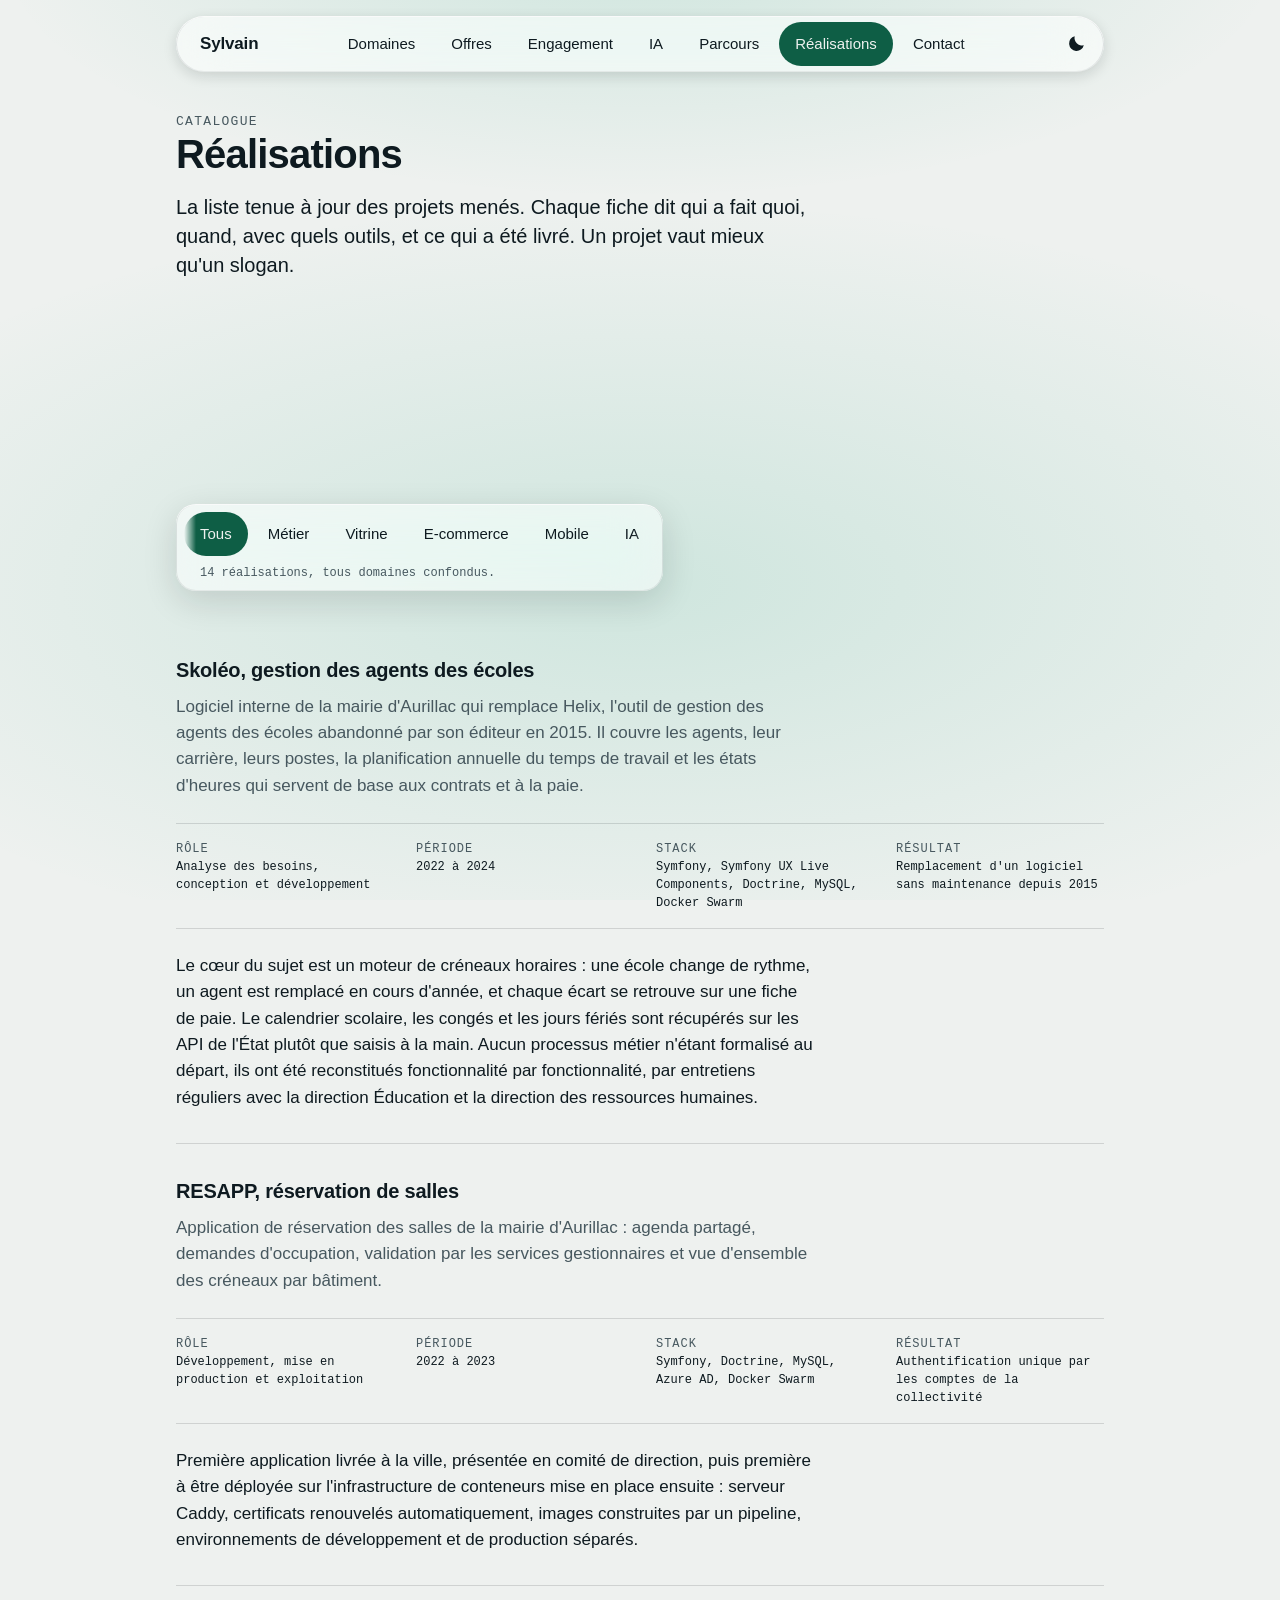
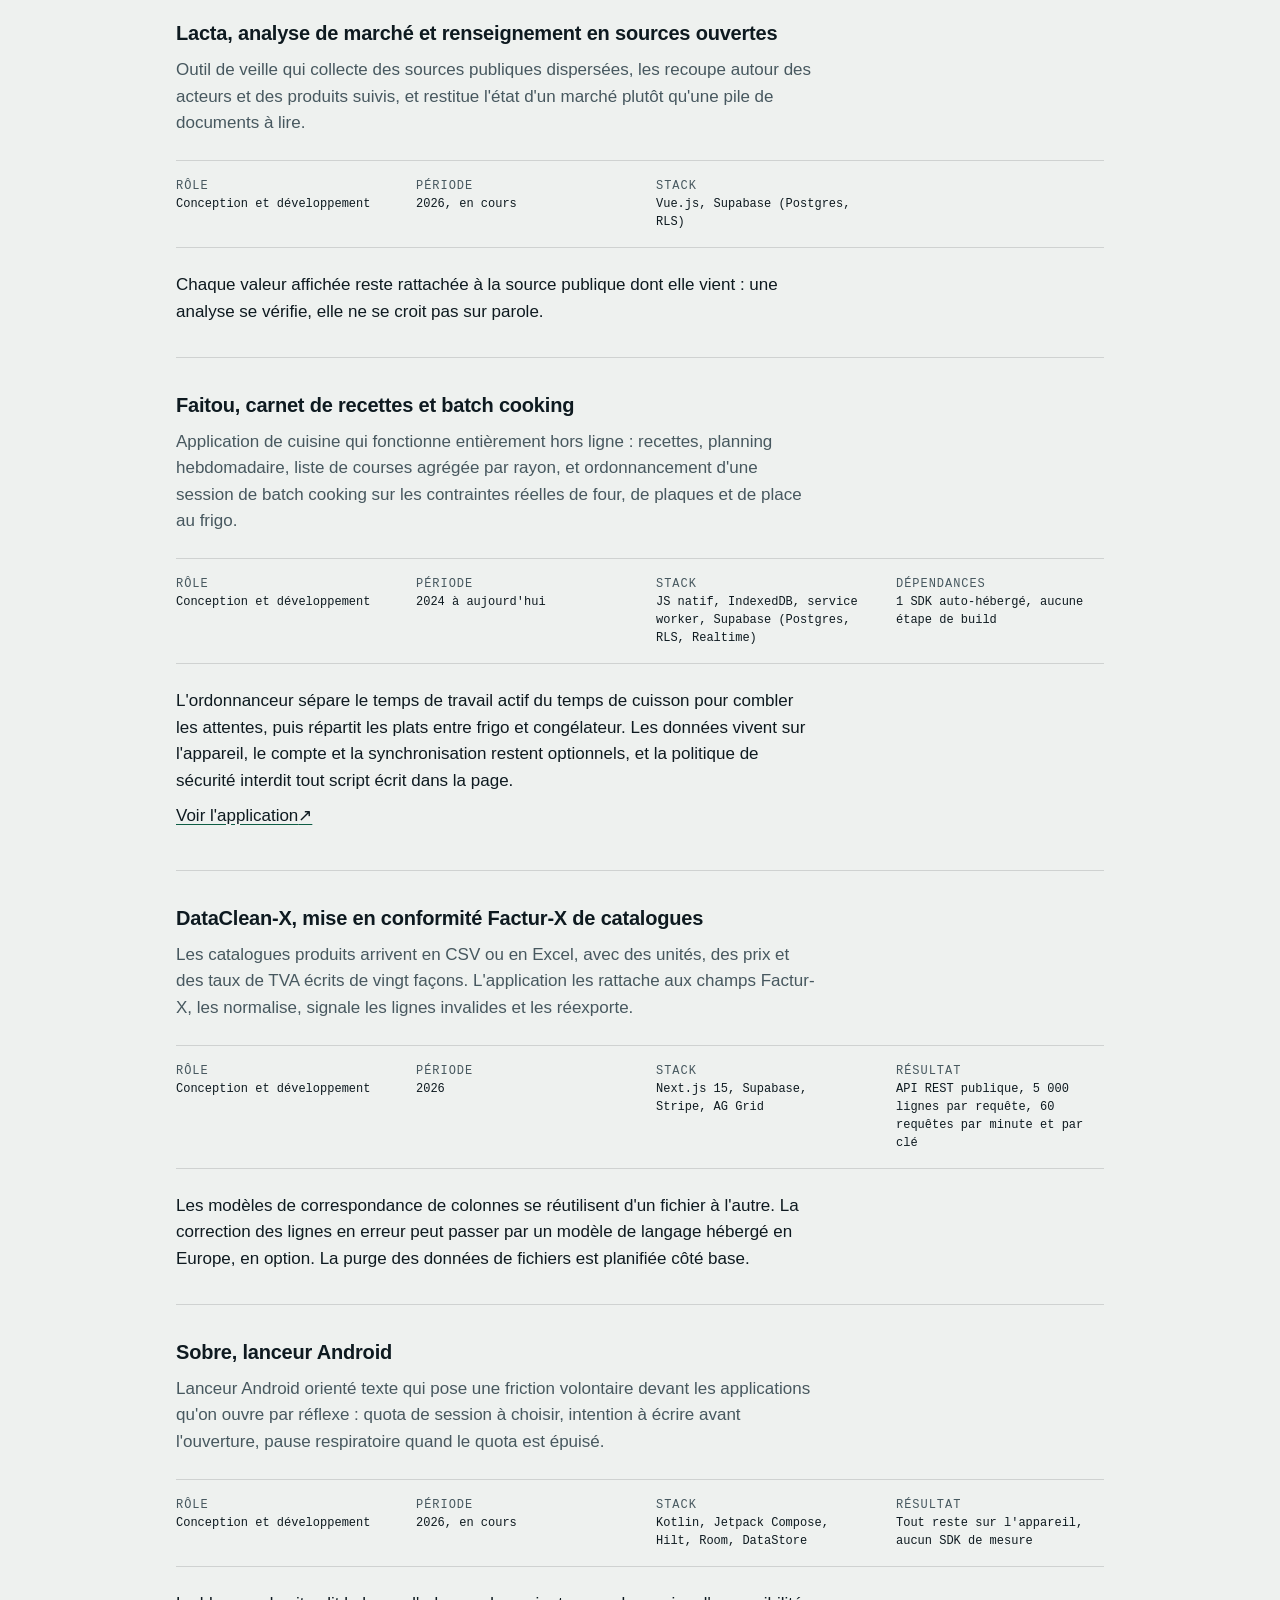
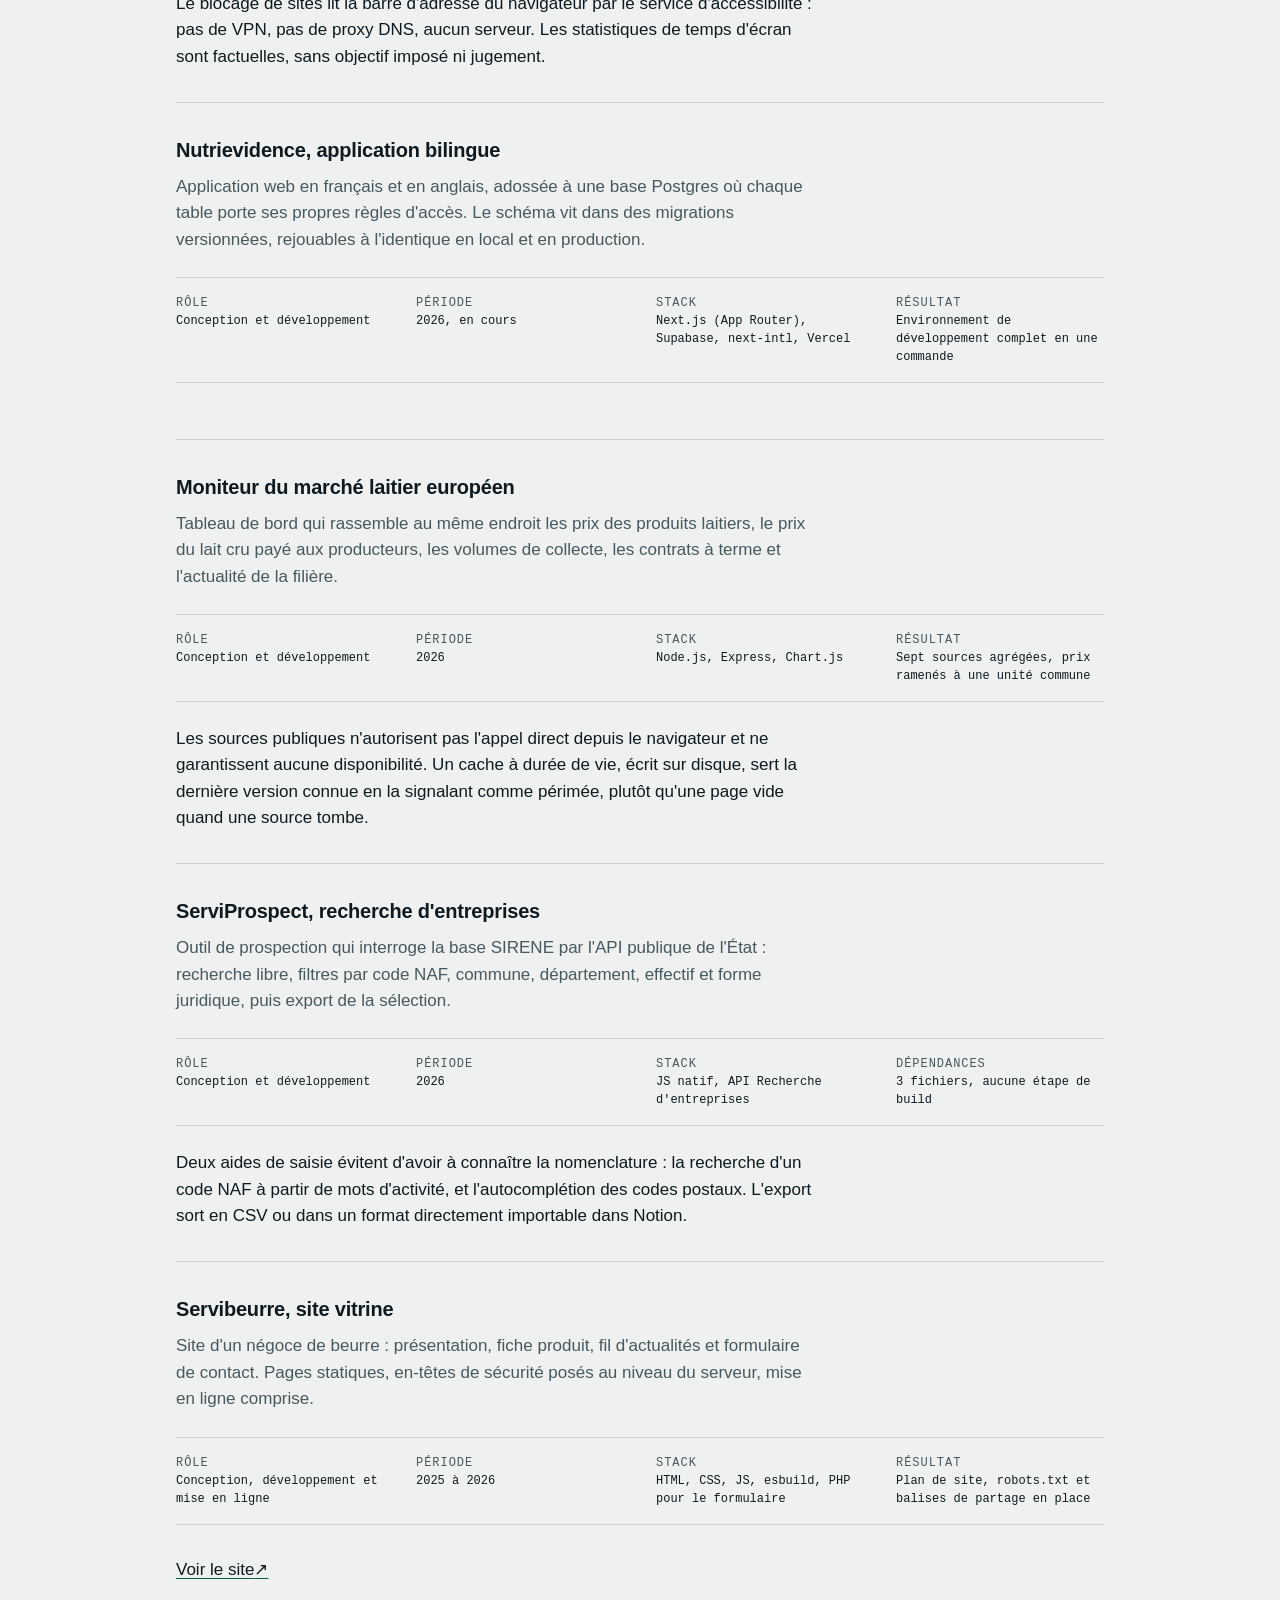
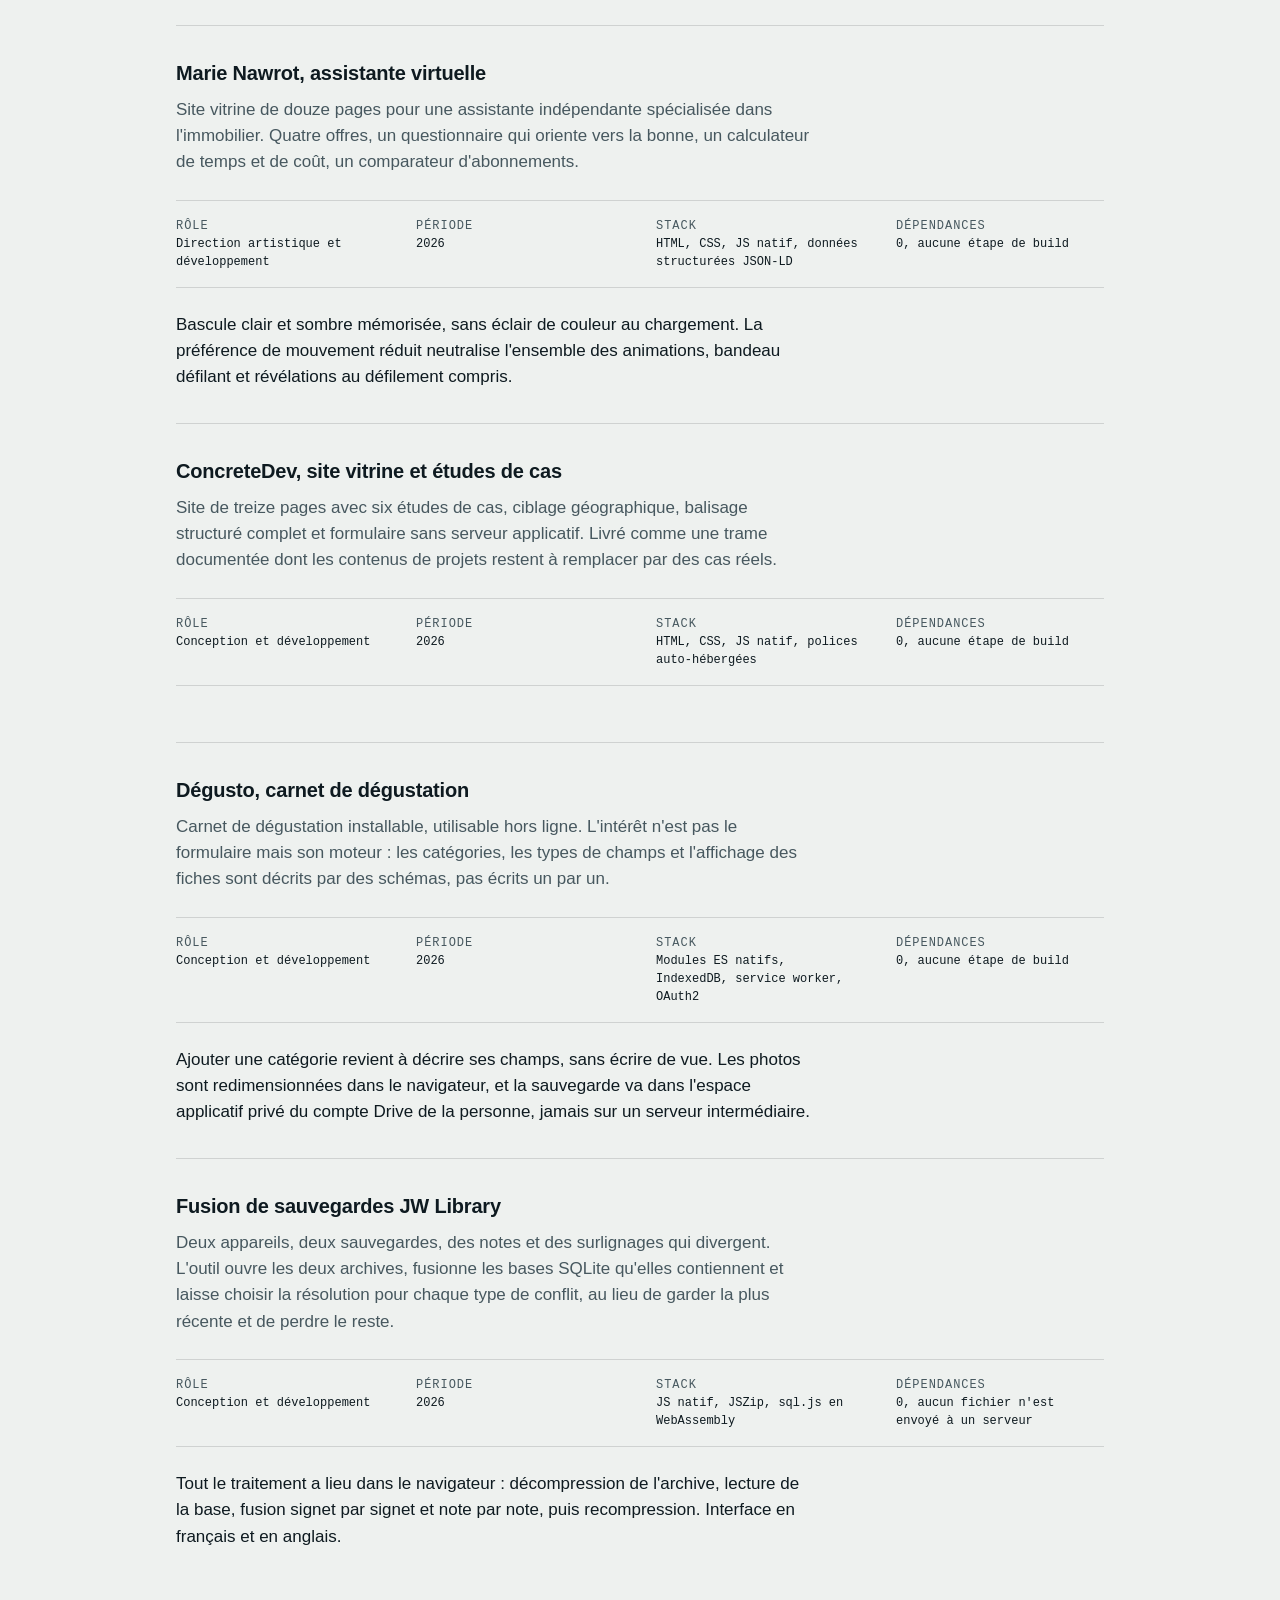
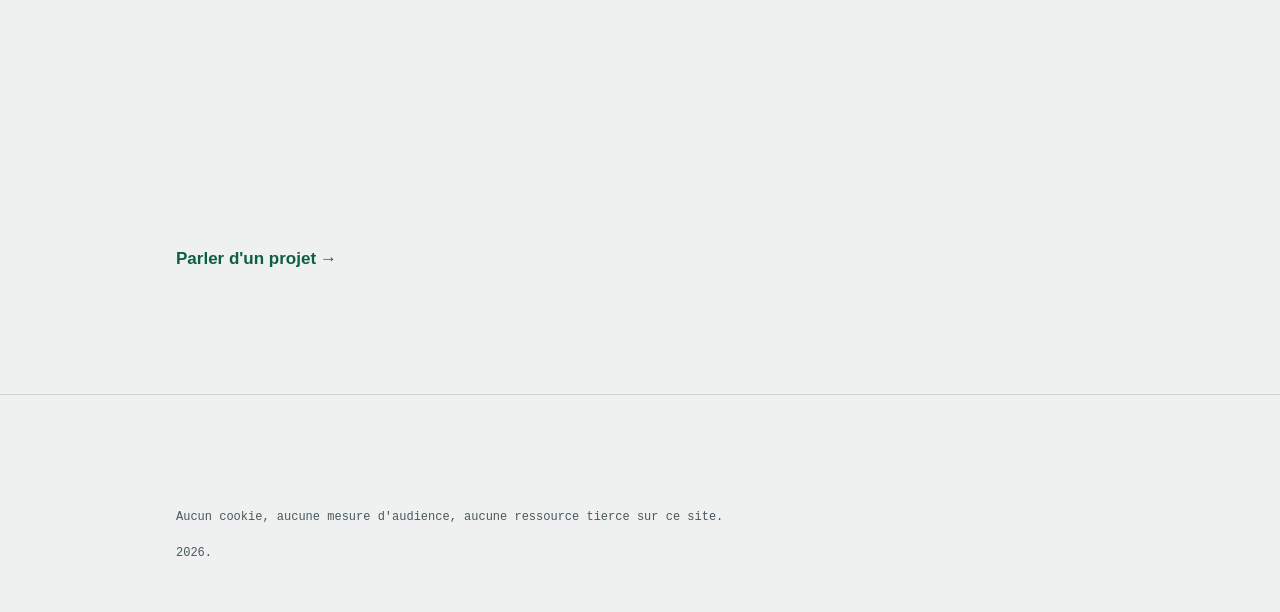
<file: realisations.html>
<!DOCTYPE html>
<html lang="fr">
<head>
<meta charset="utf-8">
<meta name="viewport" content="width=device-width, initial-scale=1, viewport-fit=cover">
<title>Réalisations, Sylvain Nawrot, développement web sur mesure</title>
<meta name="description" content="Liste des projets menés : contexte, rôle, période, stack et livrables. Un catalogue, pas une vitrine.">
<meta name="theme-color" content="#EEF1EF" id="couleur-theme">
<meta property="og:type" content="website">
<meta property="og:title" content="Réalisations, Sylvain Nawrot, développement web sur mesure">
<meta property="og:description" content="Liste des projets menés : contexte, rôle, période, stack et livrables.">
<link rel="icon" href="data:image/svg+xml,%3Csvg xmlns='http://www.w3.org/2000/svg' viewBox='0 0 32 32'%3E%3Crect width='32' height='32' rx='8' fill='%230E5E45'/%3E%3Cpath d='M8 16.5 L13.5 22 L24 10' fill='none' stroke='%23EEF1EF' stroke-width='3' stroke-linecap='round' stroke-linejoin='round'/%3E%3C/svg%3E">
<link rel="stylesheet" href="css/styles.css?v=13">
<script>
/* Pose le thème choisi avant le premier rendu, sinon éclair de couleur au rechargement */
(function () {
  try {
    if (localStorage.getItem('portfolio-theme') === 'sombre') {
      document.documentElement.dataset.theme = 'sombre';
    }
  } catch (e) {}
})();
</script>
</head>
<body>

<a class="saut-contenu" href="#contenu">Aller au contenu</a>

<!-- Nav dupliquée depuis index.html : si tu la modifies ici, répercuter là-bas. -->
<div class="barre">
  <nav class="capsule verre" id="capsule" aria-label="Navigation principale">
    <a class="capsule__nom" href="index.html">Sylvain</a>
    <ul class="capsule__liens">
      <li><a href="index.html#domaines">Domaines</a></li>
      <li><a href="index.html#offres">Offres</a></li>
      <li><a href="index.html#engagement">Engagement</a></li>
      <li><a href="index.html#ia">IA</a></li>
      <li><a href="index.html#parcours">Parcours</a></li>
      <li><a href="realisations.html" aria-current="page">Réalisations</a></li>
      <li><a href="index.html#contact">Contact</a></li>
    </ul>
    <button class="bascule" type="button" id="bascule-theme" aria-pressed="false">
      <span class="bascule__icone" aria-hidden="true"></span>
      <span class="sr-only" id="bascule-libelle">Passer en thème sombre</span>
    </button>
  </nav>
</div>

<header class="section" id="realisations-page" aria-labelledby="titre-realisations">
  <div class="enveloppe">
    <p class="surtitre">Catalogue</p>
    <h1 class="titre-section" id="titre-realisations">Réalisations</h1>
    <p class="these">
      La liste tenue à jour des projets menés. Chaque fiche dit qui a fait quoi, quand, avec
      quels outils, et ce qui a été livré. Un projet vaut mieux qu'un slogan.
    </p>
  </div>
</header>

<main id="contenu">

  <section class="section" aria-label="Liste des réalisations">
    <div class="enveloppe">

      <!-- Masqué par défaut : sans JavaScript la liste est vide, un filtre n'aurait
           rien à filtrer. filtrerFiches() le révèle une fois les fiches injectées. -->
      <div class="filtre" id="filtre-fiches" hidden>
        <div class="filtre__capsule verre">
          <div class="filtre__segments" role="group" aria-label="Filtrer les réalisations par domaine">
            <button type="button" class="segment" data-domaine="tous" aria-pressed="true" aria-controls="fiches-toutes">Tous</button>
            <button type="button" class="segment" data-domaine="metier" aria-pressed="false" aria-controls="fiches-toutes">Métier</button>
            <button type="button" class="segment" data-domaine="vitrine" aria-pressed="false" aria-controls="fiches-toutes">Vitrine</button>
            <button type="button" class="segment" data-domaine="ecommerce" aria-pressed="false" aria-controls="fiches-toutes">E-commerce</button>
            <button type="button" class="segment" data-domaine="mobile" aria-pressed="false" aria-controls="fiches-toutes">Mobile</button>
            <button type="button" class="segment" data-domaine="ia" aria-pressed="false" aria-controls="fiches-toutes">IA</button>
          </div>
          <p class="filtre__decompte" id="decompte-fiches" role="status">14 réalisations, tous domaines confondus.</p>
        </div>
      </div>

      <div id="fiches-toutes"></div>
      <noscript>
        <p class="fiche__statut">
          Cette liste s'affiche avec JavaScript. Sans JavaScript, la fiche principale reste
          consultable sur la <a class="lien-externe" href="index.html#realisations">page d'accueil</a>.
        </p>
      </noscript>
    </div>
  </section>

  <section class="section" aria-label="Prise de contact">
    <div class="enveloppe">
      <p class="suite">
        <a class="lien-suite" href="index.html#contact">Parler d'un projet</a>
      </p>
    </div>
  </section>

</main>

<footer class="section pied">
  <div class="enveloppe">
    <p>Aucun cookie, aucune mesure d'audience, aucune ressource tierce sur ce site.</p>
    <p class="pied__annee" id="pied-annee"></p>
  </div>
</footer>

<button class="retour verre" type="button" id="retour" hidden>
  <span class="retour__fleche" aria-hidden="true"></span>
  <span class="sr-only">Revenir en haut de la page</span>
</button>

<script src="js/app.js?v=9"></script>
</body>
</html>
</file>
<file: css/styles.css>
/* ==========================================================================
   Portfolio, feuille de style unique
   1. Tokens et thèmes
   2. Base
   3. Alignement : colonne, mesure, grille
   4. Nappes de lumière
   5. Matériau : le verre
   6. Typographie
   7. Barre de navigation et bascule de thème
   8. Domaines
   9. Liste de contrôle (signature)
   10. Vigilances et encart
   11. Chaîne, fiches, contact, pied
   12. Accessibilité du matériau
   13. Impression
   ========================================================================== */

/* 1. Tokens et thèmes ------------------------------------------------------ */

:root {
  color-scheme: light;

  /* Couleur, thème clair, appliqué par défaut à tout le monde */
  --canevas: #eef1ef;
  --surface: #f7f9f7;
  --texte: #0e1a20;
  --texte-second: #47585f;
  --controle: #0e5e45;
  --vigilance: #7a4707;
  --filet: rgba(14, 26, 32, 0.14);
  --filet-fort: rgba(14, 26, 32, 0.28);

  --nappe-ambiante: rgba(18, 161, 119, 0.14);
  --nappe-controle: rgba(18, 161, 119, 0.22);
  --nappe-vigilance: rgba(224, 138, 42, 0.2);

  --verre-teinte: rgba(255, 255, 255, 0.58);
  --verre-teinte-dense: rgba(255, 255, 255, 0.84);
  --verre-flou: blur(24px) saturate(180%);
  --verre-arete-haute: rgba(255, 255, 255, 0.85);
  --verre-arete-basse: rgba(255, 255, 255, 0.28);
  --verre-anneau: rgba(14, 26, 32, 0.1);
  --verre-ombre: rgba(11, 20, 24, 0.14);
  --verre-reflet: rgba(255, 255, 255, 0.55);

  /* Typographie : SF Pro sur les appareils Apple, équivalent système ailleurs */
  --police-texte: -apple-system, BlinkMacSystemFont, "SF Pro Text", "Segoe UI Variable Text",
    "Segoe UI", Roboto, "Helvetica Neue", Arial, sans-serif;
  --police-mesure: ui-monospace, "SF Mono", "Cascadia Mono", "Segoe UI Mono", Menlo, Consolas, monospace;

  /* Échelle typographique, 7 crans */
  --t-0: 0.75rem;
  --t-1: 0.8125rem;
  --t-2: 0.9375rem;
  --t-3: 1.0625rem;
  --t-4: 1.25rem;
  --t-5: clamp(1.75rem, 1.2rem + 2.4vw, 2.5rem);
  --t-6: clamp(2.6rem, 1.6rem + 5vw, 4.5rem);

  /* Espacement, base 8 */
  --e-0: 0.25rem;
  --e-1: 0.5rem;
  --e-2: 1rem;
  --e-3: 1.5rem;
  --e-4: 2rem;
  --e-5: 3rem;
  --rythme: clamp(4rem, 9vw, 7rem);
  --gap-bloc: var(--e-3);
  --rail-icone: 1.5rem;
  --rail-annee: 8.5rem;   /* colonne des dates de la frise de parcours */

  /* Alignement : un axe à gauche, deux repères à droite, pas un de plus */
  --colonne: 58rem;   /* repère R, bord de colonne */
  --mesure: 40rem;    /* repère P, fin du texte courant, en rem et jamais en ch */
  --gouttiere: var(--e-4);

  /* Rayons concentriques */
  --r-pilule: 999px;
  --r-panneau: 20px;
  --r-interne: 12px;
  --r-petit: 8px;

  /* Mouvement */
  --duree-courte: 180ms;
  --duree-capsule: 260ms;
  --courbe: cubic-bezier(0.32, 0.72, 0, 1);

  /* Hauteur de la capsule de barre (contenu) et plancher net utilisé partout
     (offset haut de la barre + hauteur + air en dessous). Un seul curseur
     pour la position sticky du filtre et le scroll-padding des ancres. */
  --hauteur-barre: 3.5rem;
  --barre-offset: var(--e-2);
  --barre-plancher: calc(var(--barre-offset) + var(--hauteur-barre) + var(--e-2));

  --icone-lune: url("data:image/svg+xml,%3Csvg xmlns='http://www.w3.org/2000/svg' viewBox='0 0 24 24'%3E%3Cpath d='M21.4 13.6A9.3 9.3 0 0 1 10.4 2.6a9 9 0 1 0 11 11Z'/%3E%3C/svg%3E");
  --icone-soleil: url("data:image/svg+xml,%3Csvg xmlns='http://www.w3.org/2000/svg' viewBox='0 0 24 24' fill='none' stroke='black' stroke-width='2' stroke-linecap='round'%3E%3Ccircle cx='12' cy='12' r='4.2'/%3E%3Cpath d='M12 1.8v2.4M12 19.8v2.4M2 12h2.4M19.6 12H22M4.9 4.9l1.7 1.7M17.4 17.4l1.7 1.7M4.9 19.1l1.7-1.7M17.4 6.6l1.7-1.7'/%3E%3C/svg%3E");

  --marque-cochee: url("data:image/svg+xml,%3Csvg xmlns='http://www.w3.org/2000/svg' viewBox='0 0 24 24'%3E%3Cpath d='M12 1.5A10.5 10.5 0 1 0 22.5 12 10.51 10.51 0 0 0 12 1.5Zm0 19A8.5 8.5 0 1 1 20.5 12 8.51 8.51 0 0 1 12 20.5Zm4.2-12.2-5.5 5.5-2.9-2.9-1.4 1.4 4.3 4.3 6.9-6.9Z'/%3E%3C/svg%3E");
  --marque-hors: url("data:image/svg+xml,%3Csvg xmlns='http://www.w3.org/2000/svg' viewBox='0 0 24 24'%3E%3Cpath d='M12 1.5A10.5 10.5 0 1 0 22.5 12 10.51 10.51 0 0 0 12 1.5Zm0 19A8.5 8.5 0 1 1 20.5 12 8.51 8.51 0 0 1 12 20.5Z'/%3E%3C/svg%3E");
  --marque-alerte: url("data:image/svg+xml,%3Csvg xmlns='http://www.w3.org/2000/svg' viewBox='0 0 24 24'%3E%3Cpath d='M12 2 1.5 21h21L12 2Zm0 4.2 7 12.8H5l7-12.8ZM11 10v5h2v-5h-2Zm0 6v2h2v-2h-2Z'/%3E%3C/svg%3E");
}

/* Thème sombre : uniquement sur choix explicite du visiteur */
:root[data-theme="sombre"] {
  color-scheme: dark;

  --canevas: #0b1418;
  --surface: #131e24;
  --texte: #f2f5f3;
  --texte-second: #b9c4c9;
  --controle: #5fcba4;
  --vigilance: #d99733;
  --filet: rgba(242, 245, 243, 0.16);
  --filet-fort: rgba(242, 245, 243, 0.32);

  --nappe-ambiante: rgba(18, 161, 119, 0.2);
  --nappe-controle: rgba(18, 161, 119, 0.26);
  --nappe-vigilance: rgba(201, 118, 31, 0.22);

  --verre-teinte: rgba(22, 34, 40, 0.58);
  --verre-teinte-dense: rgba(19, 30, 36, 0.86);
  --verre-arete-haute: rgba(255, 255, 255, 0.24);
  --verre-arete-basse: rgba(255, 255, 255, 0.06);
  --verre-anneau: rgba(255, 255, 255, 0.12);
  --verre-ombre: rgba(0, 0, 0, 0.5);
  --verre-reflet: rgba(255, 255, 255, 0.16);
}

/* 2. Base ------------------------------------------------------------------ */

*,
*::before,
*::after { box-sizing: border-box; }

html {
  -webkit-text-size-adjust: 100%;
  scroll-behavior: smooth;
  scroll-padding-block-start: var(--barre-plancher);
}

body {
  margin: 0;
  background-color: var(--canevas);
  /* Deux washes concentriques : un en haut de page, un plus doux et plus bas,
     pour que les sections "plates" reçoivent aussi un peu de matière. */
  background-image:
    radial-gradient(72% 40% at 50% -6%, var(--nappe-ambiante), transparent 70%),
    radial-gradient(90% 55% at 50% 65%, var(--nappe-ambiante), transparent 78%);
  background-repeat: no-repeat;
  background-attachment: fixed;
  color: var(--texte);
  font-family: var(--police-texte);
  font-size: var(--t-3);
  line-height: 1.55;
  overflow-wrap: break-word;
  -webkit-font-smoothing: antialiased;
}

:where(h1, h2, h3, h4, p, ul, ol, dl, figure) { margin: 0; }
:where(ul, ol) { padding: 0; list-style: none; }

.sr-only {
  position: absolute;
  width: 1px;
  height: 1px;
  padding: 0;
  overflow: hidden;
  clip-path: inset(50%);
  white-space: nowrap;
}

.saut-contenu {
  position: fixed;
  inset-block-start: var(--e-2);
  inset-inline-start: var(--e-2);
  z-index: 200;
  display: inline-flex;
  align-items: center;
  min-height: 44px;
  padding: var(--e-1) var(--e-2);
  border-radius: var(--r-petit);
  background: var(--texte);
  color: var(--canevas);
  font-size: var(--t-2);
  font-weight: 600;
  text-decoration: none;
  transform: translateY(-300%);
}

.saut-contenu:focus { transform: translateY(0); }

:focus-visible {
  outline: 2px solid var(--controle);
  outline-offset: 2px;
  border-radius: var(--r-petit);
}

/* 3. Alignement : colonne, mesure, grille ---------------------------------- */

.enveloppe {
  width: min(100% - 2 * var(--e-3), var(--colonne));
  margin-inline: auto;
}

/* Tout le texte courant s'arrête sur le repère P, quel que soit son corps */
.section p,
.encart p,
.fiche__resume { max-width: var(--mesure); }

.section {
  position: relative;
  isolation: isolate;
  padding-block: var(--rythme);
}

/* 4. Nappes de lumière ------------------------------------------------------ */

/* Le fond est uniformisé au niveau du body (radiales fixes) ; aucune
   nappe locale ne vient teinter une section, pour un défilement calme. */

/* 5. Matériau : le verre ---------------------------------------------------- */

.verre {
  position: relative;
  background: var(--verre-teinte);
  -webkit-backdrop-filter: var(--verre-flou);
  backdrop-filter: var(--verre-flou);
  box-shadow:
    inset 0 1px 0 var(--verre-arete-haute),
    inset 0 -1px 0 var(--verre-arete-basse),
    inset 0 0 0 1px var(--verre-anneau),
    0 10px 34px var(--verre-ombre);
}

/* La barre est en haut, très près du filtre sticky en dessous : on serre
   son halo pour qu'il ne morde pas sur la capsule du filtre. */
.barre .verre {
  box-shadow:
    inset 0 1px 0 var(--verre-arete-haute),
    inset 0 -1px 0 var(--verre-arete-basse),
    inset 0 0 0 1px var(--verre-anneau),
    0 4px 14px var(--verre-ombre);
}

/* Anneau de focus visible sur les capsules verre elles-mêmes : l'outline
   par défaut est peu lisible sur un fond translucide. Les éléments
   focusables INTERNES au verre (segments, liens) gardent leur outline. */
.verre:focus-visible {
  outline: none;
  box-shadow:
    inset 0 1px 0 var(--verre-arete-haute),
    inset 0 -1px 0 var(--verre-arete-basse),
    inset 0 0 0 1px var(--verre-anneau),
    0 4px 14px var(--verre-ombre),
    0 0 0 2px var(--controle);
}

/* Reflet spéculaire piloté au pointeur */
.verre::after {
  content: "";
  position: absolute;
  inset: 0;
  z-index: 0;
  border-radius: inherit;
  pointer-events: none;
  opacity: 0;
  transition: opacity var(--duree-courte) var(--courbe);
  background: radial-gradient(
    18rem 10rem at var(--sx, 50%) var(--sy, 0%),
    var(--verre-reflet),
    transparent 68%
  );
}

.verre:hover::after,
.verre:focus-within::after { opacity: 1; }

.verre > * { position: relative; z-index: 1; }

/* 6. Typographie ------------------------------------------------------------ */

.accueil {
  padding-block-start: calc(var(--rythme) + var(--hauteur-barre));
}

.surtitre {
  font-family: var(--police-mesure);
  font-size: var(--t-1);
  letter-spacing: 0.1em;
  text-transform: uppercase;
  color: var(--texte-second);
}

.titre-accueil {
  font-size: var(--t-6);
  font-weight: 600;
  line-height: 1.02;
  letter-spacing: -0.03em;
  margin-block: var(--e-2) var(--e-3);
}

.titre-section {
  font-size: var(--t-5);
  font-weight: 600;
  line-height: 1.12;
  letter-spacing: -0.02em;
  margin-block-end: var(--e-2);
}

.these {
  font-size: var(--t-4);
  line-height: 1.45;
}

.these--secondaire { margin-block-end: var(--e-2); }

.chapo {
  color: var(--texte-second);
  margin-block-end: var(--e-4);
}

.accueil__appui {
  margin-block-start: var(--gap-bloc);
  color: var(--texte-second);
  font-size: var(--t-2);
}

.hero-cta {
  display: flex;
  flex-wrap: wrap;
  align-items: center;
  gap: var(--e-2) var(--e-3);
  margin-block-start: var(--e-4);
}

.hero-cta .bouton {
  display: inline-flex;
  align-items: center;
  text-decoration: none;
}

/* Écart entre paragraphes courants d'une section, sans écraser les
   marges fines des composants imbriqués (.point__domaines, .fiche__resume). */
.section > .enveloppe > p + p { margin-block-start: var(--e-2); }

strong { font-weight: 600; }

a { color: var(--texte); text-decoration-color: var(--controle); text-underline-offset: 0.2em; }
a:hover { color: var(--controle); }

.a-completer {
  font-family: var(--police-mesure);
  font-size: 0.7em;
  color: var(--vigilance);
  border-block-end: 1px dashed currentColor;
  white-space: nowrap;
}

.lien-externe {
  display: inline-flex;
  align-items: center;
  min-height: 44px;
  font-weight: 500;
}

.lien-externe::after { content: " \2197"; text-decoration: none; }

/* Lien éditorial "voir la suite" : lié à un flux, pas à un CTA plein */
.suite {
  margin-block-start: var(--e-4);
  text-align: end;
}

.suite:only-child { text-align: start; }

@media (max-width: 40rem) {
  .suite { text-align: start; }
}

.lien-suite {
  display: inline-flex;
  align-items: center;
  min-height: 44px;
  color: var(--controle);
  font-weight: 600;
  text-decoration: none;
  border-block-end: 1px solid transparent;
}

.lien-suite::after {
  content: " \2192";
  margin-inline-start: var(--e-0);
  transition: transform var(--duree-courte, 180ms) var(--courbe, ease);
}

.lien-suite:hover { border-block-end-color: currentColor; }
.lien-suite:hover::after { transform: translateX(3px); }

@media (prefers-reduced-motion: reduce) {
  .lien-suite::after { transition: none; }
  .lien-suite:hover::after { transform: none; }
}

/* 7. Barre de navigation et bascule de thème -------------------------------- */

/* La barre se cale exactement sur la colonne de contenu : un seul axe dans la page */
.barre {
  position: fixed;
  inset-block-start: var(--e-2);
  inset-inline: 0;
  z-index: 100;
  pointer-events: none;
}

.capsule {
  display: flex;
  align-items: center;
  gap: var(--e-1);
  width: min(100% - 2 * var(--e-3), var(--colonne));
  margin-inline: auto;
  padding: 6px 6px 6px var(--e-3);
  border-radius: var(--r-pilule);
  pointer-events: auto;
  transition: padding var(--duree-capsule) var(--courbe);
}

.capsule__nom {
  display: inline-flex;
  align-items: center;
  min-height: 44px;
  font-weight: 600;
  letter-spacing: -0.01em;
  text-decoration: none;
  white-space: nowrap;
  overflow: hidden;
  max-width: 8rem;
  opacity: 1;
  transition:
    max-width var(--duree-capsule) var(--courbe),
    opacity var(--duree-capsule) var(--courbe),
    margin var(--duree-capsule) var(--courbe);
}

.capsule[data-compact="true"] { padding-inline-start: 6px; }

.capsule[data-compact="true"] .capsule__nom {
  max-width: 0;
  margin-inline-end: calc(-1 * var(--e-1));
  opacity: 0;
}

.capsule__liens {
  display: flex;
  align-items: center;
  gap: var(--e-0);
  min-width: 0;
  /* Les liens forment un bloc centré dans l'espace libre entre le logo
     (à gauche) et le bouton thème (à droite). Sur mobile, la règle
     ci-dessous rend le flex-grow prioritaire et neutralise ce centrage. */
  margin-inline: auto;
  overflow-x: auto;
  scrollbar-width: none;
  -ms-overflow-style: none;
  /* Fade sur les bords pour signaler le scroll horizontal quand ça déborde. */
  mask-image: linear-gradient(
    to right,
    transparent 0,
    #000 12px,
    #000 calc(100% - 20px),
    transparent 100%
  );
  -webkit-mask-image: linear-gradient(
    to right,
    transparent 0,
    #000 12px,
    #000 calc(100% - 20px),
    transparent 100%
  );
}

.capsule__liens::-webkit-scrollbar { display: none; }

.capsule__liens a {
  display: flex;
  align-items: center;
  min-height: 44px;
  padding-inline: var(--e-2);
  border-radius: var(--r-pilule);
  font-size: var(--t-2);
  font-weight: 500;
  white-space: nowrap;
  text-decoration: none;
  color: var(--texte);
  transition: background-color var(--duree-courte) var(--courbe);
}

.capsule__liens a:hover { background: var(--verre-arete-basse); color: var(--texte); }

.capsule__liens a[aria-current="true"],
.capsule__liens a[aria-current="page"] {
  background: var(--controle);
  color: var(--canevas);
}

.bascule {
  flex: 0 0 auto;
  display: grid;
  place-items: center;
  width: 44px;
  height: 44px;
  border: 0;
  border-radius: var(--r-pilule);
  background: transparent;
  cursor: pointer;
  transition: background-color var(--duree-courte) var(--courbe);
}

.bascule:hover { background: var(--verre-arete-basse); }

.bascule__icone {
  width: 20px;
  height: 20px;
  background-color: var(--texte);
  -webkit-mask: var(--icone-lune) center / contain no-repeat;
  mask: var(--icone-lune) center / contain no-repeat;
}

[data-theme="sombre"] .bascule__icone {
  -webkit-mask-image: var(--icone-soleil);
  mask-image: var(--icone-soleil);
}

@media (max-width: 40rem) {
  .capsule { padding-inline-start: var(--e-0); }
  .capsule__nom { display: none; }
  /* Sans logo, la liste remplit l'espace : on annule le centrage auto,
     sinon on ne saurait plus lire les premiers liens quand ça déborde. */
  .capsule__liens { flex: 1 1 auto; margin-inline: 0; }
  .bascule { margin-inline-start: var(--e-1); }
}

/* Très petits écrans : réduire encore la taille du titre d'accueil
   et donner de l'air aux boutons du filtre pour éviter le scroll invisible. */
@media (max-width: 24rem) {
  .titre-accueil { font-size: var(--t-5); }
  .segment { padding-inline: var(--e-1); font-size: var(--t-1); }
  .capsule__liens a { padding-inline: var(--e-1); }
  .contact-adresse { flex-direction: column; align-items: flex-start; }
  .lien-contact { font-size: var(--t-3); }
}

/* Landscape très court : réduire la marge de rythme pour ne pas
   perdre la zone de lecture sous la barre + le filtre sticky. */
@media (max-height: 30rem) and (orientation: landscape) {
  :root { --rythme: 2.5rem; }
}

/* 8. Domaines --------------------------------------------------------------- */

.domaines { border-block-start: 1px solid var(--filet); }

.domaine {
  padding-block: var(--e-4);
  border-block-end: 1px solid var(--filet);
}

.domaine__nom {
  font-size: var(--t-4);
  font-weight: 600;
  letter-spacing: -0.01em;
  margin-block-end: var(--e-3);
}

/* Deux colonnes dont la seconde tombe sur la colonne 3 de la grille à quatre */
.domaine__blocs {
  display: grid;
  grid-template-columns: repeat(2, minmax(0, 1fr));
  gap: var(--e-3) var(--gouttiere);
}

.domaine__etiquette {
  font-family: var(--police-mesure);
  font-size: var(--t-0);
  letter-spacing: 0.08em;
  text-transform: uppercase;
  color: var(--texte-second);
  margin-block-end: var(--e-0);
}

.domaine__bloc p { max-width: none; }

.domaine__bloc:first-child p:last-child { color: var(--texte-second); }

@media (max-width: 34rem) {
  .domaine__blocs { grid-template-columns: minmax(0, 1fr); }
}

/* 9. Liste de contrôle (signature) ------------------------------------------ */

.filtre {
  position: sticky;
  inset-block-start: var(--barre-plancher);
  z-index: 50;
  margin-block-end: var(--e-4);
}

/* Une seule capsule verre contient les segments et le décompte : un seul
   bloc sticky, jamais deux capsules qui se croisent sous la barre. */
.filtre__capsule {
  display: flex;
  flex-direction: column;
  gap: var(--e-1);
  width: fit-content;
  max-width: 100%;
  padding: var(--e-1);
  border-radius: var(--r-panneau);
}

.filtre__segments {
  display: flex;
  gap: var(--e-0);
  overflow-x: auto;
  scrollbar-width: none;
  /* Signaler l'affordance de scroll horizontal quand les segments débordent. */
  mask-image: linear-gradient(
    to right,
    transparent 0,
    #000 12px,
    #000 calc(100% - 20px),
    transparent 100%
  );
  -webkit-mask-image: linear-gradient(
    to right,
    transparent 0,
    #000 12px,
    #000 calc(100% - 20px),
    transparent 100%
  );
}

.filtre__segments::-webkit-scrollbar { display: none; }

.segment {
  flex: 0 0 auto;
  min-height: 44px;
  padding-inline: var(--e-2);
  border: 0;
  border-radius: var(--r-pilule);
  background: transparent;
  color: var(--texte);
  font: 500 var(--t-2) / 1 var(--police-texte);
  cursor: pointer;
  transition:
    background-color var(--duree-courte) var(--courbe),
    color var(--duree-courte) var(--courbe);
}

.segment:hover { background: var(--verre-arete-basse); }

.segment[aria-pressed="true"] {
  background: var(--controle);
  color: var(--canevas);
}

.filtre__decompte {
  margin: 0;
  padding-inline: var(--e-2);
  font-family: var(--police-mesure);
  font-size: var(--t-0);
  color: var(--texte-second);
}

.controles { border-block-start: 1px solid var(--filet); }

.point,
.vigilances li {
  display: grid;
  grid-template-columns: var(--rail-icone) minmax(0, 1fr);
  gap: 0 var(--e-2);
  max-width: var(--mesure);
  padding-block: var(--e-2);
  border-block-end: 1px solid var(--filet);
}

.point { grid-template-rows: auto auto; }

.point::before,
.vigilances li::before {
  content: "";
  grid-column: 1;
  width: 1.25rem;
  height: 1.25rem;
  margin-block-start: 0.15em;
  transition: background-color var(--duree-courte) var(--courbe);
}

.point::before {
  grid-row: 1 / span 2;
  background-color: var(--controle);
  -webkit-mask: var(--marque-cochee) center / contain no-repeat;
  mask: var(--marque-cochee) center / contain no-repeat;
}

.point__texte { grid-column: 2; font-size: var(--t-2); }

.point__domaines {
  grid-column: 2;
  margin-block-start: var(--e-0);
  font-family: var(--police-mesure);
  font-size: var(--t-0);
  color: var(--texte-second);
}

/* Hors filtre : mis en retrait, jamais masqué ni illisible */
.point[data-hors="oui"] { color: var(--texte-second); }

.point[data-hors="oui"]::before {
  background-color: var(--texte-second);
  -webkit-mask-image: var(--marque-hors);
  mask-image: var(--marque-hors);
}

/* 10. Vigilances et encart -------------------------------------------------- */

.vigilances { margin-block: var(--gap-bloc); border-block-start: 1px solid var(--filet); }

.vigilances li { font-size: var(--t-2); }

.vigilances li::before {
  background-color: var(--vigilance);
  -webkit-mask: var(--marque-alerte) center / contain no-repeat;
  mask: var(--marque-alerte) center / contain no-repeat;
}

.encart {
  max-width: var(--mesure);
  margin-block-start: var(--e-4);
  padding: var(--e-3);
  border: 1px solid var(--filet-fort);
  border-radius: var(--r-panneau);
  background: var(--surface);
}

.encart__titre {
  font-size: var(--t-4);
  font-weight: 600;
  margin-block-end: var(--e-1);
}

/* 10 bis. Piliers d'engagement (résumé sur la home) ------------------------- */

.piliers {
  display: grid;
  grid-template-columns: repeat(3, minmax(0, 1fr));
  gap: var(--gouttiere);
  margin-block-start: var(--e-2);
}

.pilier {
  padding: var(--e-3);
  border: 1px solid var(--filet);
  border-radius: var(--r-panneau);
  background: var(--surface);
}

.pilier__titre {
  font-size: var(--t-3);
  font-weight: 600;
  letter-spacing: -0.01em;
  margin-block-end: var(--e-1);
}

.pilier p {
  max-width: none;
  color: var(--texte-second);
}

@media (max-width: 34rem) {
  .piliers { grid-template-columns: minmax(0, 1fr); }
}

/* 10 ter. Offres : formats de collaboration --------------------------------- */

.offres {
  display: grid;
  grid-template-columns: repeat(3, minmax(0, 1fr));
  gap: var(--gouttiere);
  margin-block-start: var(--e-2);
}

.offre {
  display: flex;
  flex-direction: column;
  gap: var(--e-2);
  padding: var(--e-4);
  border: 1px solid var(--filet);
  border-radius: var(--r-panneau);
  background: var(--surface);
}

.offre__public {
  font-family: var(--police-mesure);
  font-size: var(--t-0);
  letter-spacing: 0.08em;
  text-transform: uppercase;
  color: var(--texte-second);
}

.offre__titre {
  font-size: var(--t-4);
  font-weight: 600;
  letter-spacing: -0.01em;
}

.offre__resume {
  max-width: none;
  color: var(--texte-second);
}

.offre__livre {
  margin-block-start: auto;
  padding-block-start: var(--e-2);
  border-block-start: 1px solid var(--filet);
  font-size: var(--t-2);
}

.offre__livre-etiquette {
  font-family: var(--police-mesure);
  font-size: var(--t-0);
  letter-spacing: 0.08em;
  text-transform: uppercase;
  color: var(--texte-second);
  margin-block-end: var(--e-0);
}

.offre .bouton {
  align-self: flex-start;
  display: inline-flex;
  align-items: center;
  text-decoration: none;
}

@media (max-width: 56rem) {
  .offres { grid-template-columns: repeat(2, minmax(0, 1fr)); }
}

@media (max-width: 34rem) {
  .offres { grid-template-columns: minmax(0, 1fr); }
}

/* 11. Chaîne, fiches, contact, pied ----------------------------------------- */

.chaine {
  display: flex;
  flex-wrap: wrap;
  align-items: center;
  gap: var(--e-1);
  margin-block: var(--gap-bloc);
}

.chaine li,
.pastilles li {
  padding: var(--e-0) var(--e-2);
  border: 1px solid var(--filet);
  border-radius: var(--r-pilule);
  background: var(--surface);
  font-family: var(--police-mesure);
  font-size: var(--t-1);
}

/* La flèche n'appartient qu'à la chaîne : elle affirme une séquence.
   Une pile technique n'en est pas une, .pastilles ne la porte donc pas. */

.chaine li:not(:last-child)::after {
  content: " \2192";
  margin-inline-start: var(--e-1);
  color: var(--texte-second);
}

.fiche {
  padding-block: var(--e-4);
  border-block-end: 1px solid var(--filet);
}

.fiche:last-of-type { border-block-end: 0; }

.fiche__titre {
  font-size: var(--t-4);
  font-weight: 600;
  letter-spacing: -0.01em;
}

.fiche__resume { margin-block-start: var(--e-1); color: var(--texte-second); }

.fiche__releve {
  display: grid;
  grid-template-columns: repeat(4, minmax(0, 1fr));
  gap: var(--e-1) var(--gouttiere);
  margin-block: var(--gap-bloc);
  padding-block: var(--e-2);
  border-block: 1px solid var(--filet);
  font-family: var(--police-mesure);
  font-size: var(--t-0);
  line-height: 1.5;
}

.fiche__releve--experience { margin-block-start: var(--e-4); }

.fiche__releve dt {
  color: var(--texte-second);
  text-transform: uppercase;
  letter-spacing: 0.08em;
}

.fiche__releve dd { margin: 0; }

@media (max-width: 56rem) {
  .fiche__releve { grid-template-columns: repeat(2, minmax(0, 1fr)); }
}

@media (max-width: 34rem) {
  .fiche__releve { grid-template-columns: minmax(0, 1fr); }
}

.fiche__statut {
  font-family: var(--police-mesure);
  font-size: var(--t-0);
  letter-spacing: 0.08em;
  text-transform: uppercase;
  color: var(--vigilance);
  margin-block-end: var(--e-1);
}

/* 11 bis. Parcours ---------------------------------------------------------- */

/* Une frise, pas des cartes : la chronologie est ici l'information principale.
   Le rail porte les dates en chasse fixe, comme un relevé daté. */

.parcours__titre {
  margin-block-start: var(--e-5);
  margin-block-end: var(--e-2);
  font-family: var(--police-mesure);
  font-size: var(--t-0);
  font-weight: 600;
  letter-spacing: 0.08em;
  text-transform: uppercase;
  color: var(--texte-second);
}

.parcours { border-block-start: 1px solid var(--filet); }

.jalon {
  display: grid;
  grid-template-columns: var(--rail-annee) minmax(0, 1fr);
  gap: 0 var(--e-3);
  padding-block: var(--e-3);
  border-block-end: 1px solid var(--filet);
}

.jalon__periode {
  grid-column: 1;
  margin: 0;
  padding-block-start: 0.35em;
  font-family: var(--police-mesure);
  font-size: var(--t-0);
  line-height: 1.5;
  color: var(--texte-second);
}

.jalon__periode time { white-space: nowrap; }

/* La durée passe sous les dates : le rail reste étroit et la ligne de dates
   ne se casse jamais au milieu d'un mois. */
.jalon__duree { display: block; }

/* Le filet du rail est une bordure du contenu, pas un élément flottant :
   il suit la hauteur réelle du jalon et disparaît proprement en une colonne. */
.jalon__corps {
  grid-column: 2;
  padding-inline-start: var(--e-3);
  border-inline-start: 1px solid var(--filet);
}

.jalon__corps > * { max-width: var(--mesure); }

.jalon__role {
  font-size: var(--t-4);
  font-weight: 600;
  letter-spacing: -0.01em;
}

.jalon__lieu {
  margin-block-start: var(--e-0);
  font-size: var(--t-2);
  color: var(--texte-second);
}

.jalon__corps p + p { margin-block-start: var(--e-2); }

.jalon__corps > p:not(.jalon__lieu) { font-size: var(--t-2); }

.pastilles {
  display: flex;
  flex-wrap: wrap;
  gap: var(--e-1);
  margin-block-start: var(--e-2);
}

/* Sous 34rem le rail passerait sous les 6 caractères d'une date :
   la période remonte au-dessus du rôle et le filet s'efface. */
@media (max-width: 34rem) {
  .jalon {
    grid-template-columns: minmax(0, 1fr);
    gap: var(--e-1) 0;
  }

  .jalon__periode { grid-column: 1; padding-block-start: 0; }

  .jalon__duree { display: inline; }

  .jalon__duree::before { content: ", "; }

  .jalon__corps {
    grid-column: 1;
    padding-inline-start: 0;
    border-inline-start: 0;
  }
}

.carte-contact {
  padding: var(--e-4);
  border-radius: var(--r-panneau);
  background: var(--verre-teinte-dense);
}

.carte-contact p { color: var(--texte); }

.contact-adresse {
  display: flex;
  flex-wrap: wrap;
  align-items: center;
  gap: var(--e-2);
  margin-block-start: var(--e-3);
}

.lien-contact {
  display: inline-flex;
  align-items: center;
  max-width: 100%;
  min-height: 44px;
  font-family: var(--police-mesure);
  font-size: var(--t-4);
  /* Une adresse n'a pas d'espace où se couper : sans ceci elle sort
     de la carte sous 24rem. */
  overflow-wrap: anywhere;
}

.bouton {
  min-height: 44px;
  padding-inline: var(--e-3);
  border: 0;
  border-radius: var(--r-pilule);
  background: var(--controle);
  color: var(--canevas);
  font: 600 var(--t-2) / 1 var(--police-texte);
  cursor: pointer;
  transition: filter var(--duree-courte) var(--courbe);
}

.bouton:hover { filter: brightness(1.12); }

.bouton[disabled] { opacity: 0.6; cursor: not-allowed; }

/* Variante secondaire : contour discret, pour un CTA de second rang à côté
   d'un bouton plein (par ex. « Copier l'adresse » vs. « Écrire un mail »). */
.bouton--secondaire {
  background: transparent;
  color: var(--texte);
  box-shadow: inset 0 0 0 1px var(--filet-fort);
}

.bouton--secondaire:hover {
  filter: none;
  background: var(--verre-arete-basse);
}

.statut-copie {
  min-height: 1.5em;
  margin-block-start: var(--e-1);
  font-family: var(--police-mesure);
  font-size: var(--t-0);
  color: var(--controle);
}

.pied {
  padding-block-end: var(--e-5);
  border-block-start: 1px solid var(--filet);
  font-family: var(--police-mesure);
  font-size: var(--t-0);
  line-height: 1.7;
  color: var(--texte-second);
}

.retour {
  position: fixed;
  inset-block-end: var(--e-3);
  inset-inline-end: var(--e-3);
  z-index: 90;
  display: grid;
  place-items: center;
  width: 48px;
  height: 48px;
  border: 0;
  border-radius: var(--r-pilule);
  cursor: pointer;
}

.retour[hidden] { display: none; }

.retour__fleche {
  width: 10px;
  height: 10px;
  border-inline-start: 2px solid var(--texte);
  border-block-start: 2px solid var(--texte);
  transform: translateY(2px) rotate(45deg);
}

/* 12. Accessibilité du matériau --------------------------------------------- */

@media (prefers-reduced-transparency: reduce) {
  .verre {
    background: var(--surface);
    -webkit-backdrop-filter: none;
    backdrop-filter: none;
  }
  .verre::after { display: none; }
}

@media (prefers-contrast: more) {
  .verre {
    background: var(--surface);
    -webkit-backdrop-filter: none;
    backdrop-filter: none;
    box-shadow: inset 0 0 0 2px var(--filet-fort);
  }
  .verre::after { display: none; }
  .point, .vigilances li, .domaine, .fiche { border-block-end-color: var(--filet-fort); }
}

@supports not ((backdrop-filter: blur(1px)) or (-webkit-backdrop-filter: blur(1px))) {
  .verre { background: var(--surface); }
  .verre::after { display: none; }
}

@media (prefers-reduced-motion: reduce) {
  html { scroll-behavior: auto; }
  *,
  *::before,
  *::after {
    animation-duration: 1ms !important;
    animation-iteration-count: 1 !important;
    transition-duration: 1ms !important;
  }
  .verre::after { display: none; }
}

/* 13. Impression ------------------------------------------------------------ */

@media print {
  body { background: #fff; color: #000; font-size: 11pt; }
  .barre, .retour, .filtre, .saut-contenu { display: none; }
  .section { padding-block-start: 1.5rem; }
  .carte-contact { background: none; box-shadow: none; border: 1px solid #999; }
  .lien-externe::after { content: " (" attr(href) ")"; font-size: 9pt; }
}
</file>
